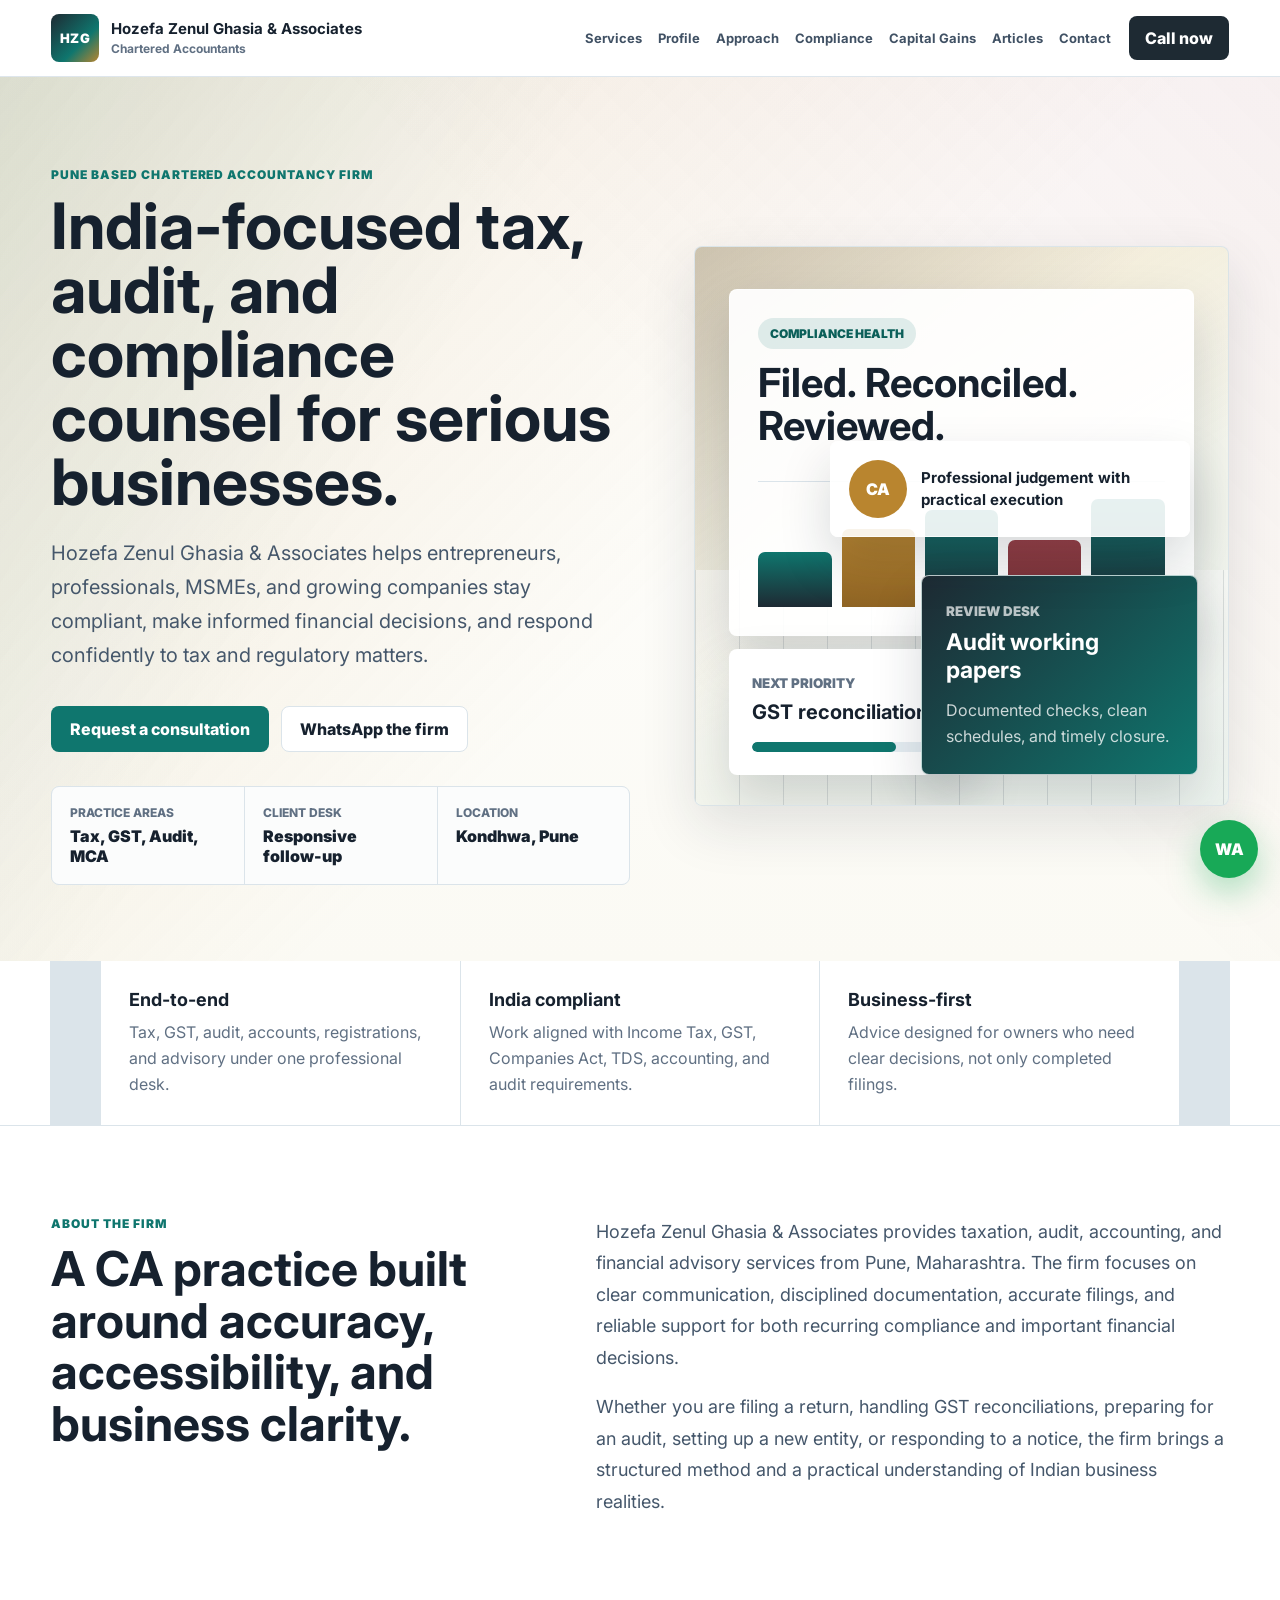
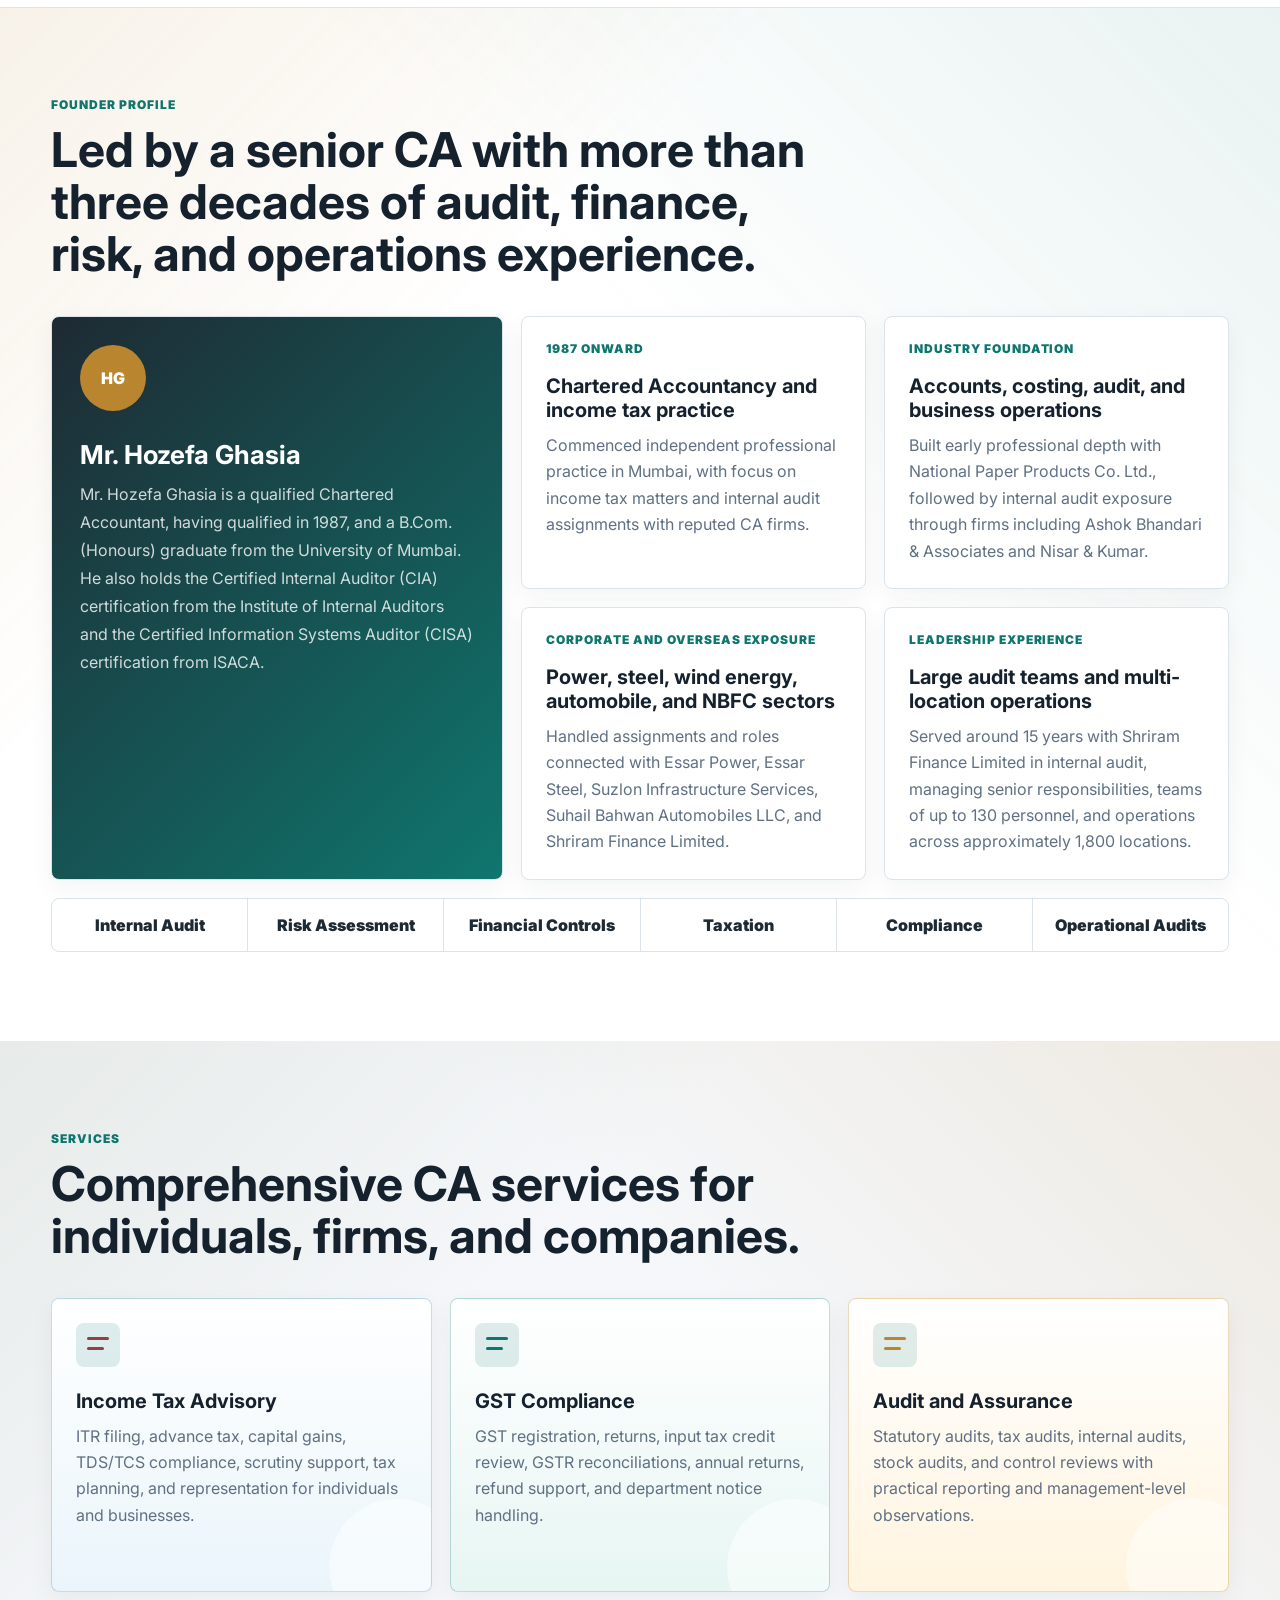
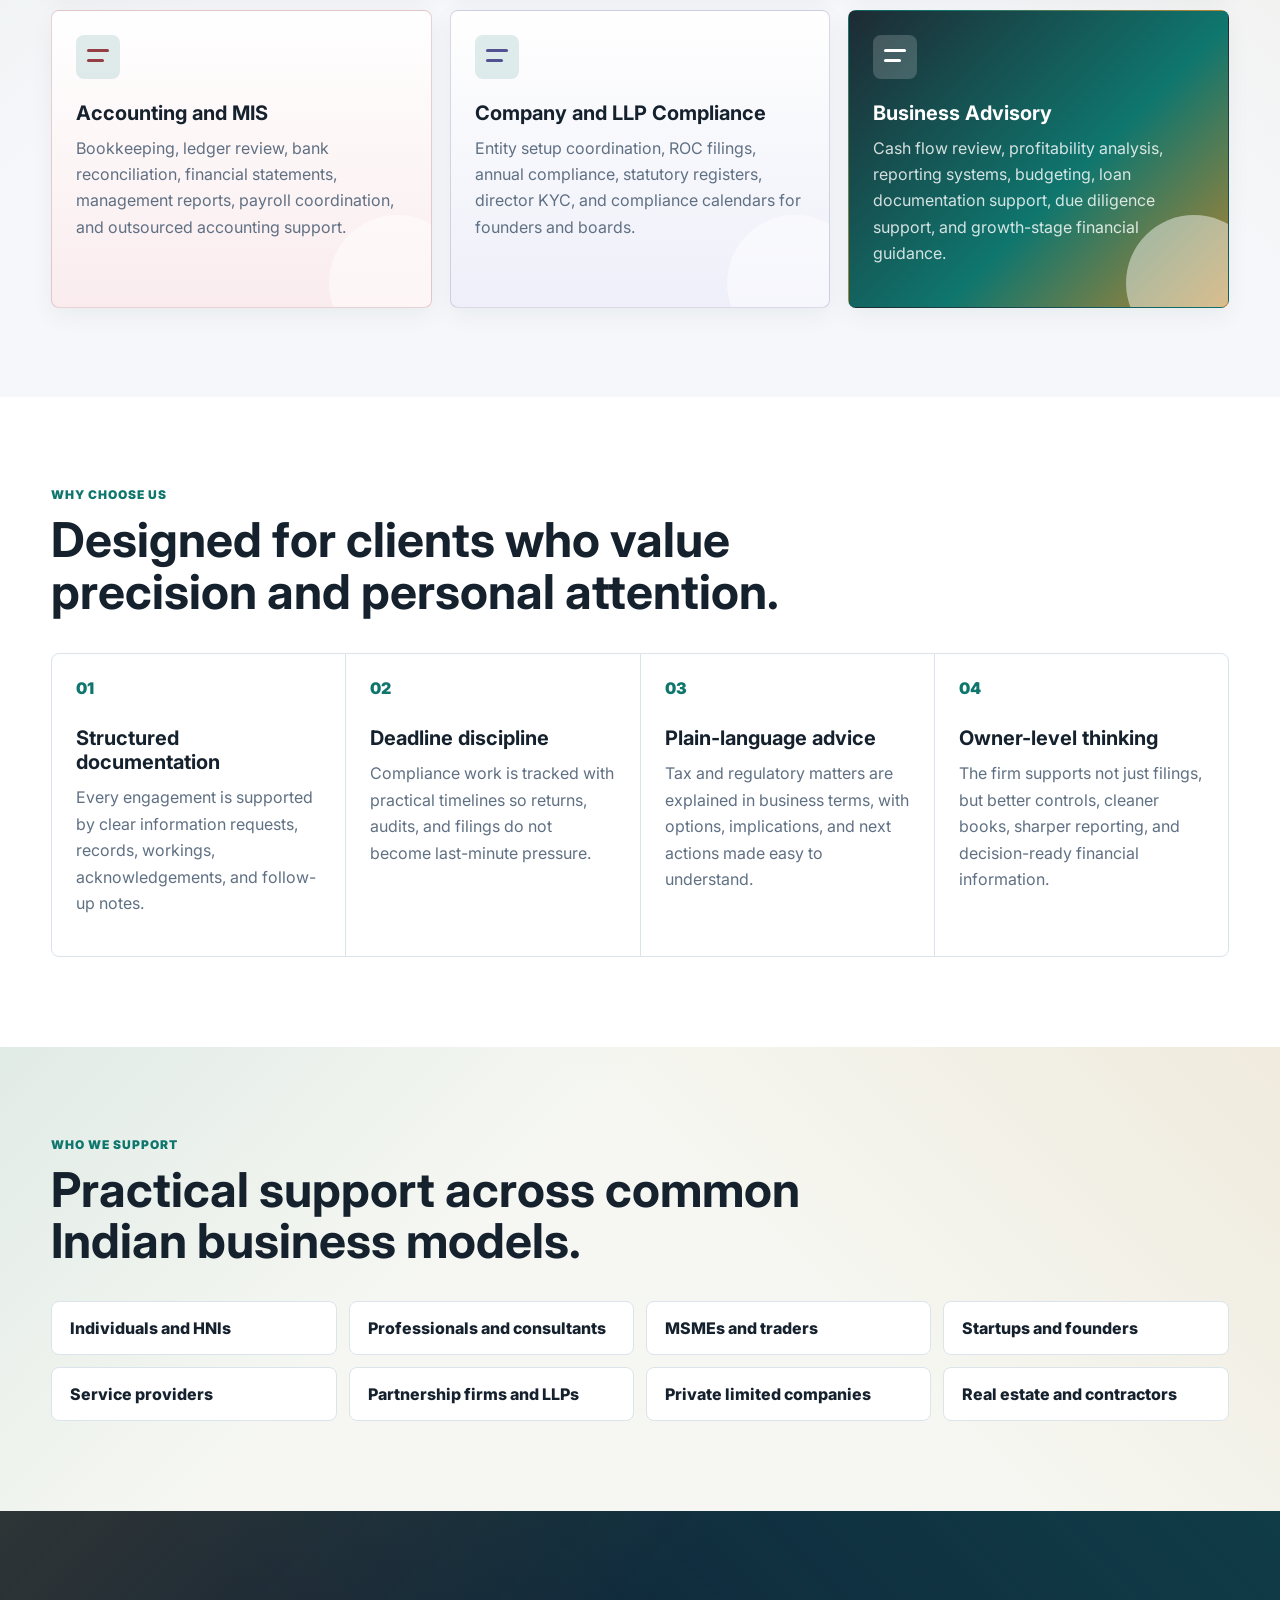
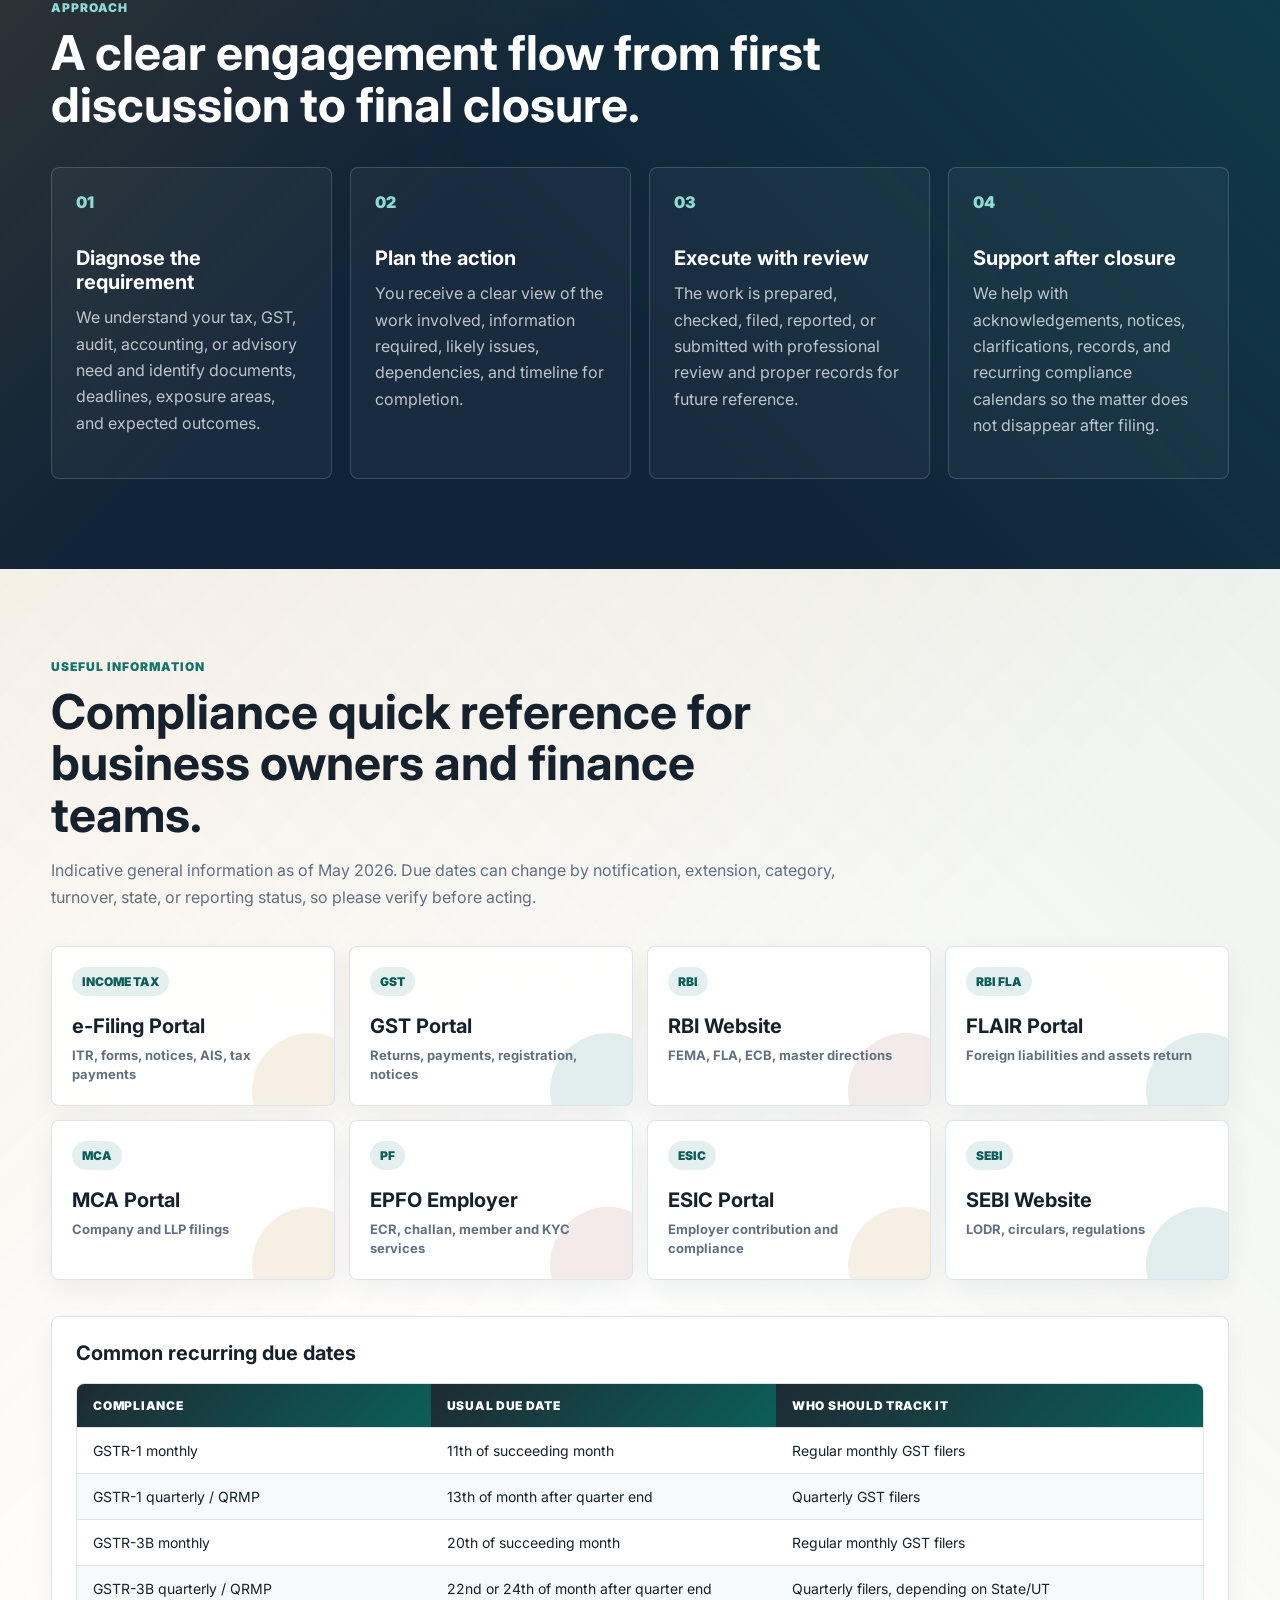
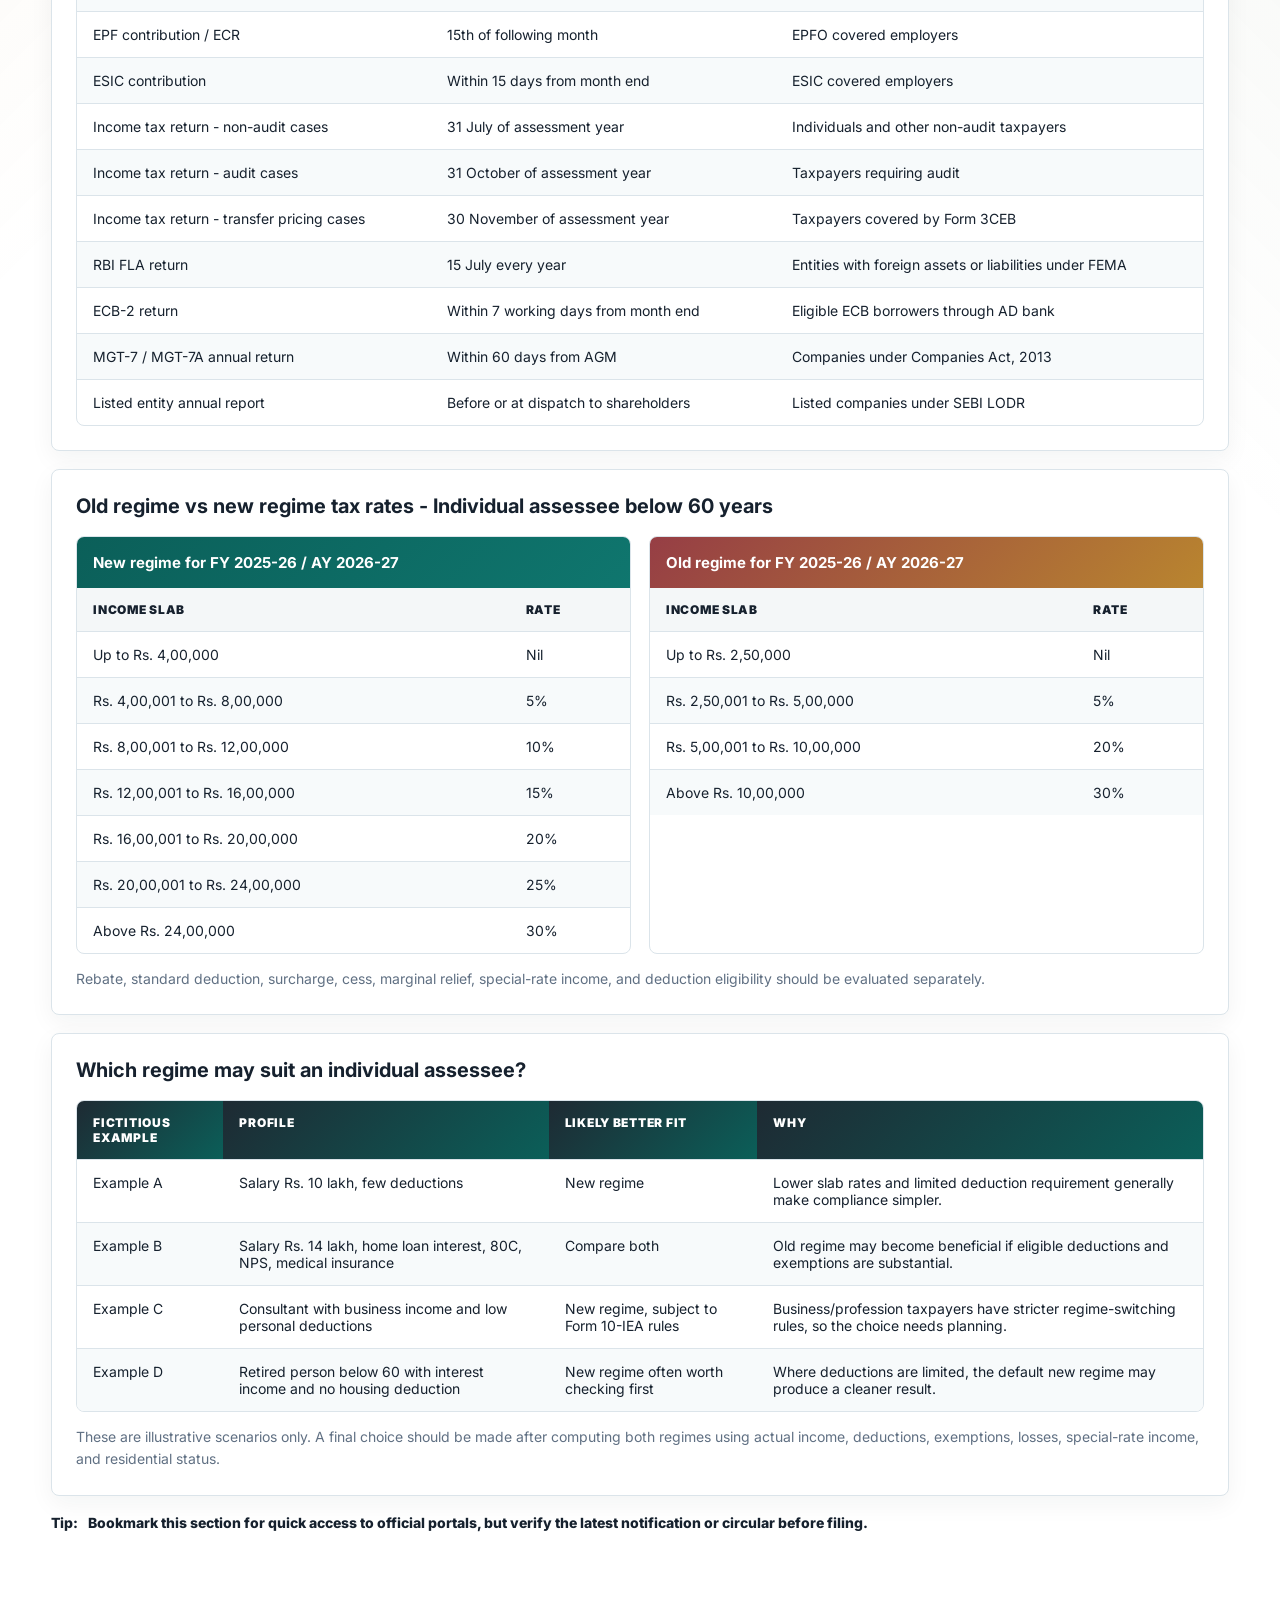
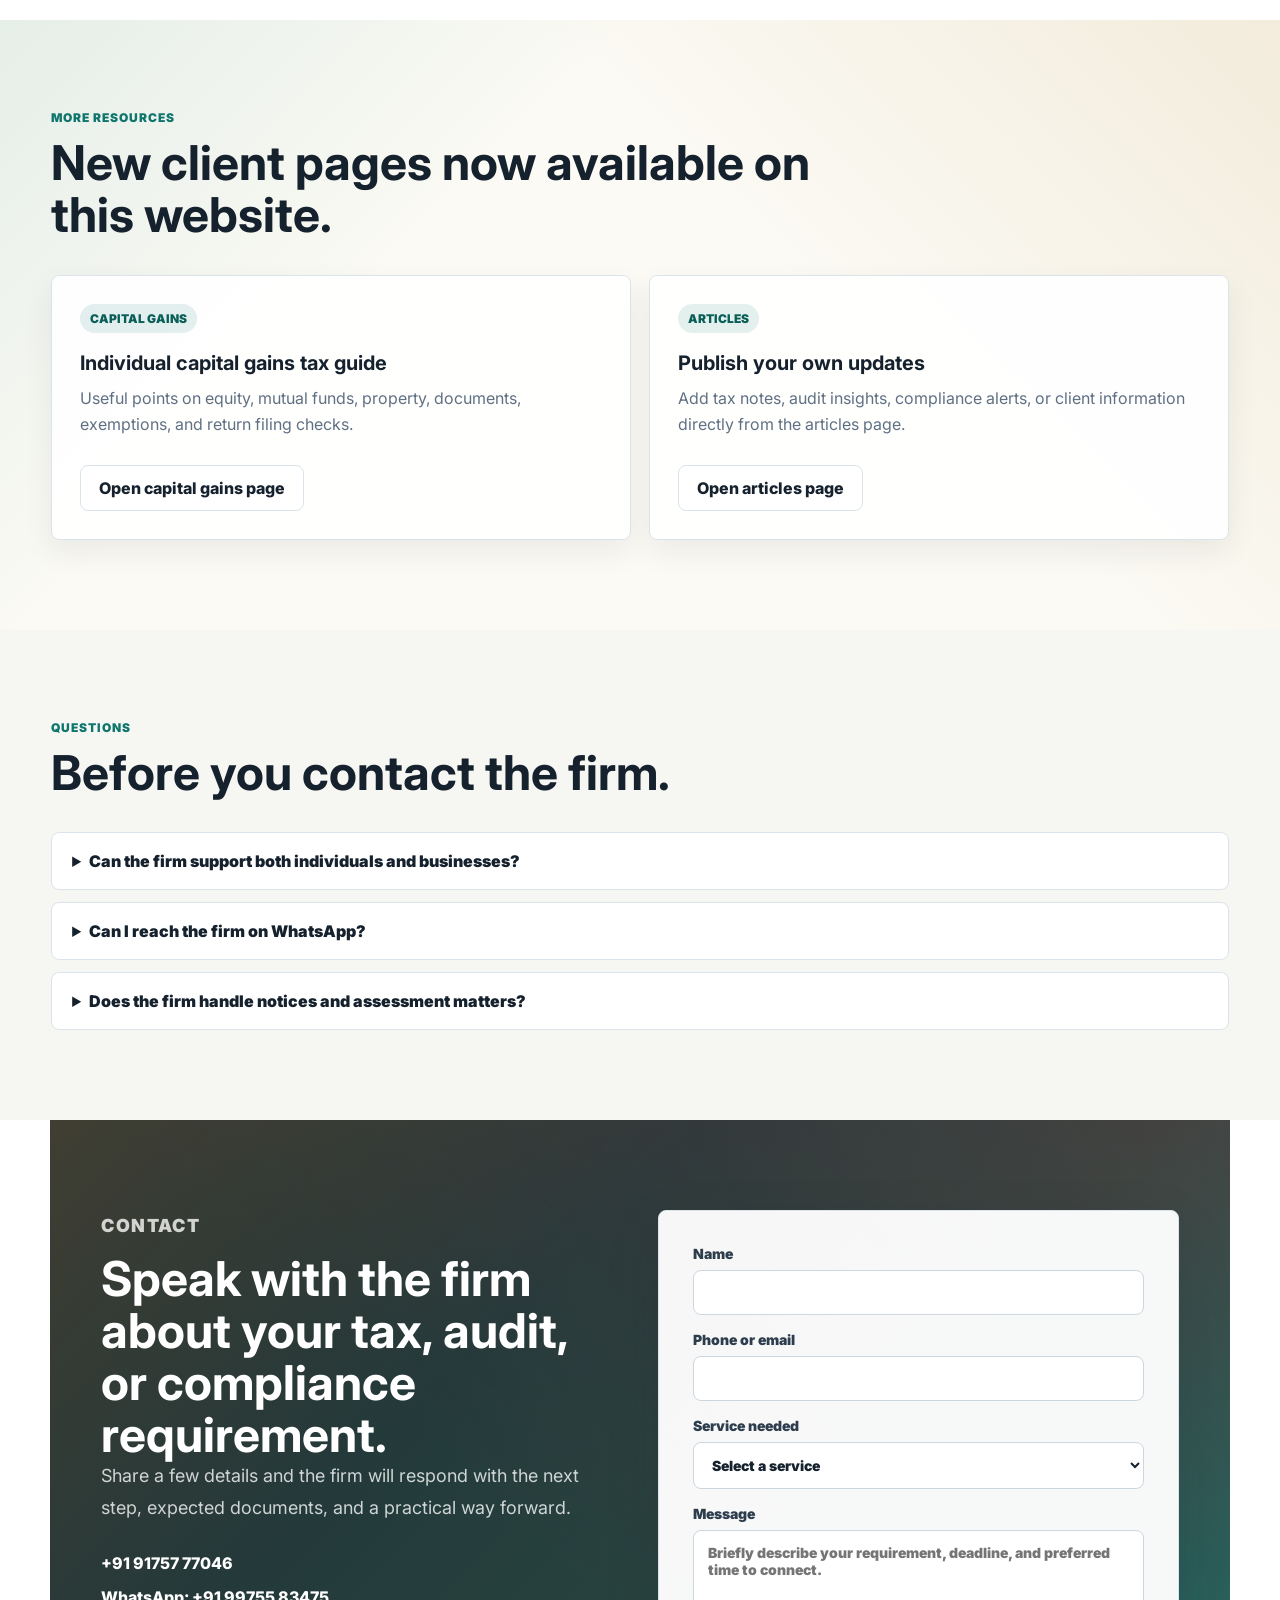
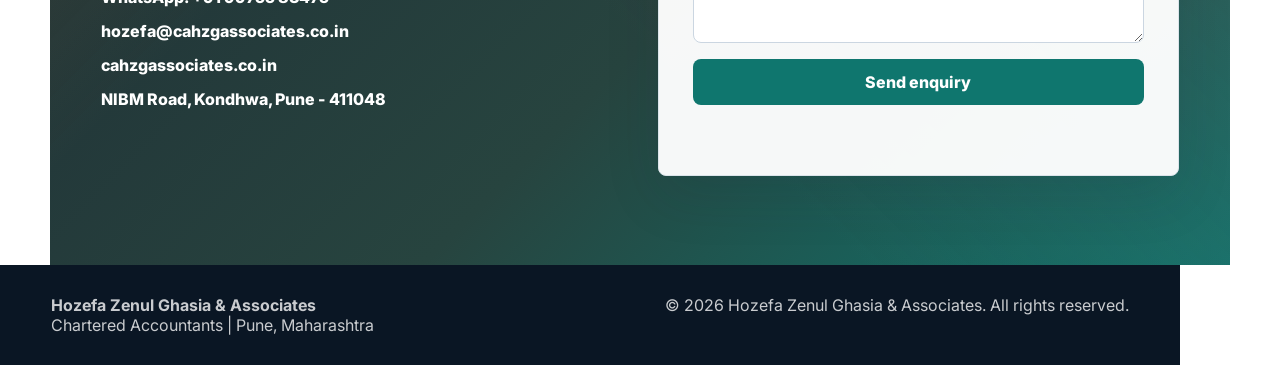
<file: index.html>
<!doctype html>
<html lang="en">
  <head>
    <meta charset="UTF-8" />
    <meta name="viewport" content="width=device-width, initial-scale=1.0" />
    <meta
      name="description"
      content="Hozefa Zenul Ghasia & Associates is a Chartered Accountancy firm in Pune offering income tax, GST, audit, accounting, company compliance, and business advisory services."
    />
    <title>Hozefa Zenul Ghasia & Associates | Chartered Accountants in Pune</title>
    <link rel="preconnect" href="https://fonts.googleapis.com" />
    <link rel="preconnect" href="https://fonts.gstatic.com" crossorigin />
    <link
      href="https://fonts.googleapis.com/css2?family=Inter:wght@400;500;600;700;800;900&display=swap"
      rel="stylesheet"
    />
    <link rel="stylesheet" href="./styles.css" />
  </head>
  <body>
    <header class="site-header">
      <a class="brand" href="#top" aria-label="Hozefa Zenul Ghasia & Associates home">
        <span class="brand-mark">HZG</span>
        <span class="brand-text">
          <strong>Hozefa Zenul Ghasia & Associates</strong>
          <small>Chartered Accountants</small>
        </span>
      </a>

      <button class="nav-toggle" type="button" aria-label="Open menu" aria-expanded="false">
        <span></span>
        <span></span>
        <span></span>
      </button>

      <nav class="main-nav" aria-label="Primary navigation">
        <a href="#services">Services</a>
        <a href="#profile">Profile</a>
        <a href="#process">Approach</a>
        <a href="#compliance">Compliance</a>
        <a href="./capital-gains.html">Capital Gains</a>
        <a href="./articles.html">Articles</a>
        <a href="#contact">Contact</a>
      </nav>

      <a class="header-action" href="tel:+919175777046">Call now</a>
    </header>

    <main id="top">
      <section class="hero-section">
        <div class="hero-copy">
          <p class="eyebrow">Pune based Chartered Accountancy firm</p>
          <h1>India-focused tax, audit, and compliance counsel for serious businesses.</h1>
          <p class="hero-lede">
            Hozefa Zenul Ghasia & Associates helps entrepreneurs, professionals, MSMEs, and
            growing companies stay compliant, make informed financial decisions, and respond
            confidently to tax and regulatory matters.
          </p>

          <div class="hero-actions">
            <a class="primary-button" href="#contact">Request a consultation</a>
            <a class="secondary-button" href="https://wa.me/919975583475" target="_blank" rel="noreferrer">WhatsApp the firm</a>
          </div>

          <dl class="trust-strip">
            <div>
              <dt>Practice areas</dt>
              <dd>Tax, GST, Audit, MCA</dd>
            </div>
            <div>
              <dt>Client desk</dt>
              <dd>Responsive follow-up</dd>
            </div>
            <div>
              <dt>Location</dt>
              <dd>Kondhwa, Pune</dd>
            </div>
          </dl>
        </div>

        <div class="hero-visual" aria-label="Compliance dashboard visual">
          <div class="dashboard-card main-dashboard">
            <div>
              <span class="status-pill">Compliance health</span>
              <strong>Filed. Reconciled. Reviewed.</strong>
            </div>
            <div class="chart-bars" aria-hidden="true">
              <span></span>
              <span></span>
              <span></span>
              <span></span>
              <span></span>
            </div>
          </div>
          <div class="dashboard-card tax-card">
            <small>Next priority</small>
            <strong>GST reconciliation</strong>
            <span class="progress-track"><span></span></span>
          </div>
          <div class="dashboard-card audit-card">
            <small>Review desk</small>
            <strong>Audit working papers</strong>
            <p>Documented checks, clean schedules, and timely closure.</p>
          </div>
          <div class="seal-card">
            <span>CA</span>
            <strong>Professional judgement with practical execution</strong>
          </div>
        </div>
      </section>

      <section class="credibility-section" aria-label="Firm highlights">
        <article>
          <strong>End-to-end</strong>
          <span>Tax, GST, audit, accounts, registrations, and advisory under one professional desk.</span>
        </article>
        <article>
          <strong>India compliant</strong>
          <span>Work aligned with Income Tax, GST, Companies Act, TDS, accounting, and audit requirements.</span>
        </article>
        <article>
          <strong>Business-first</strong>
          <span>Advice designed for owners who need clear decisions, not only completed filings.</span>
        </article>
      </section>

      <section class="intro-section">
        <div class="section-heading">
          <p class="eyebrow">About the firm</p>
          <h2>A CA practice built around accuracy, accessibility, and business clarity.</h2>
        </div>
        <div class="intro-copy">
          <p>
            Hozefa Zenul Ghasia & Associates provides taxation, audit, accounting, and
            financial advisory services from Pune, Maharashtra. The firm focuses on clear
            communication, disciplined documentation, accurate filings, and reliable support
            for both recurring compliance and important financial decisions.
          </p>
          <p>
            Whether you are filing a return, handling GST reconciliations, preparing for an
            audit, setting up a new entity, or responding to a notice, the firm brings a
            structured method and a practical understanding of Indian business realities.
          </p>
        </div>
      </section>

      <section class="profile-section" id="profile">
        <div class="section-heading">
          <p class="eyebrow">Founder profile</p>
          <h2>Led by a senior CA with more than three decades of audit, finance, risk, and operations experience.</h2>
        </div>

        <div class="profile-layout">
          <article class="profile-card">
            <span class="profile-initials">HG</span>
            <h3>Mr. Hozefa Ghasia</h3>
            <p>
              Mr. Hozefa Ghasia is a qualified Chartered Accountant, having qualified in
              1987, and a B.Com. (Honours) graduate from the University of Mumbai. He also
              holds the Certified Internal Auditor (CIA) certification from the Institute of
              Internal Auditors and the Certified Information Systems Auditor (CISA)
              certification from ISACA.
            </p>
          </article>

          <div class="experience-timeline" aria-label="Professional experience timeline">
            <article>
              <span>1987 onward</span>
              <h3>Chartered Accountancy and income tax practice</h3>
              <p>Commenced independent professional practice in Mumbai, with focus on income tax matters and internal audit assignments with reputed CA firms.</p>
            </article>
            <article>
              <span>Industry foundation</span>
              <h3>Accounts, costing, audit, and business operations</h3>
              <p>Built early professional depth with National Paper Products Co. Ltd., followed by internal audit exposure through firms including Ashok Bhandari & Associates and Nisar & Kumar.</p>
            </article>
            <article>
              <span>Corporate and overseas exposure</span>
              <h3>Power, steel, wind energy, automobile, and NBFC sectors</h3>
              <p>Handled assignments and roles connected with Essar Power, Essar Steel, Suzlon Infrastructure Services, Suhail Bahwan Automobiles LLC, and Shriram Finance Limited.</p>
            </article>
            <article>
              <span>Leadership experience</span>
              <h3>Large audit teams and multi-location operations</h3>
              <p>Served around 15 years with Shriram Finance Limited in internal audit, managing senior responsibilities, teams of up to 130 personnel, and operations across approximately 1,800 locations.</p>
            </article>
          </div>
        </div>

        <div class="expertise-strip" aria-label="Core expertise">
          <span>Internal Audit</span>
          <span>Risk Assessment</span>
          <span>Financial Controls</span>
          <span>Taxation</span>
          <span>Compliance</span>
          <span>Operational Audits</span>
        </div>
      </section>

      <section class="services-section" id="services">
        <div class="section-heading">
          <p class="eyebrow">Services</p>
          <h2>Comprehensive CA services for individuals, firms, and companies.</h2>
        </div>

        <div class="service-grid">
          <article class="service-card">
            <span class="service-icon tax-icon"></span>
            <h3>Income Tax Advisory</h3>
            <p>ITR filing, advance tax, capital gains, TDS/TCS compliance, scrutiny support, tax planning, and representation for individuals and businesses.</p>
          </article>
          <article class="service-card">
            <span class="service-icon gst-icon"></span>
            <h3>GST Compliance</h3>
            <p>GST registration, returns, input tax credit review, GSTR reconciliations, annual returns, refund support, and department notice handling.</p>
          </article>
          <article class="service-card">
            <span class="service-icon audit-icon"></span>
            <h3>Audit and Assurance</h3>
            <p>Statutory audits, tax audits, internal audits, stock audits, and control reviews with practical reporting and management-level observations.</p>
          </article>
          <article class="service-card">
            <span class="service-icon accounts-icon"></span>
            <h3>Accounting and MIS</h3>
            <p>Bookkeeping, ledger review, bank reconciliation, financial statements, management reports, payroll coordination, and outsourced accounting support.</p>
          </article>
          <article class="service-card">
            <span class="service-icon company-icon"></span>
            <h3>Company and LLP Compliance</h3>
            <p>Entity setup coordination, ROC filings, annual compliance, statutory registers, director KYC, and compliance calendars for founders and boards.</p>
          </article>
          <article class="service-card accent-card">
            <span class="service-icon advisory-icon"></span>
            <h3>Business Advisory</h3>
            <p>Cash flow review, profitability analysis, reporting systems, budgeting, loan documentation support, due diligence support, and growth-stage financial guidance.</p>
          </article>
        </div>
      </section>

      <section class="why-section" id="why-us">
        <div class="section-heading">
          <p class="eyebrow">Why choose us</p>
          <h2>Designed for clients who value precision and personal attention.</h2>
        </div>

        <div class="why-grid">
          <article>
            <span>01</span>
            <h3>Structured documentation</h3>
            <p>Every engagement is supported by clear information requests, records, workings, acknowledgements, and follow-up notes.</p>
          </article>
          <article>
            <span>02</span>
            <h3>Deadline discipline</h3>
            <p>Compliance work is tracked with practical timelines so returns, audits, and filings do not become last-minute pressure.</p>
          </article>
          <article>
            <span>03</span>
            <h3>Plain-language advice</h3>
            <p>Tax and regulatory matters are explained in business terms, with options, implications, and next actions made easy to understand.</p>
          </article>
          <article>
            <span>04</span>
            <h3>Owner-level thinking</h3>
            <p>The firm supports not just filings, but better controls, cleaner books, sharper reporting, and decision-ready financial information.</p>
          </article>
        </div>
      </section>

      <section class="industries-section" id="industries">
        <div class="section-heading">
          <p class="eyebrow">Who we support</p>
          <h2>Practical support across common Indian business models.</h2>
        </div>
        <div class="industry-list">
          <span>Individuals and HNIs</span>
          <span>Professionals and consultants</span>
          <span>MSMEs and traders</span>
          <span>Startups and founders</span>
          <span>Service providers</span>
          <span>Partnership firms and LLPs</span>
          <span>Private limited companies</span>
          <span>Real estate and contractors</span>
        </div>
      </section>

      <section class="process-section" id="process">
        <div class="section-heading">
          <p class="eyebrow">Approach</p>
          <h2>A clear engagement flow from first discussion to final closure.</h2>
        </div>
        <div class="process-grid">
          <article>
            <span>01</span>
            <h3>Diagnose the requirement</h3>
            <p>We understand your tax, GST, audit, accounting, or advisory need and identify documents, deadlines, exposure areas, and expected outcomes.</p>
          </article>
          <article>
            <span>02</span>
            <h3>Plan the action</h3>
            <p>You receive a clear view of the work involved, information required, likely issues, dependencies, and timeline for completion.</p>
          </article>
          <article>
            <span>03</span>
            <h3>Execute with review</h3>
            <p>The work is prepared, checked, filed, reported, or submitted with professional review and proper records for future reference.</p>
          </article>
          <article>
            <span>04</span>
            <h3>Support after closure</h3>
            <p>We help with acknowledgements, notices, clarifications, records, and recurring compliance calendars so the matter does not disappear after filing.</p>
          </article>
        </div>
      </section>

      <section class="compliance-section" id="compliance">
        <div class="section-heading">
          <p class="eyebrow">Useful information</p>
          <h2>Compliance quick reference for business owners and finance teams.</h2>
          <p class="section-note">Indicative general information as of May 2026. Due dates can change by notification, extension, category, turnover, state, or reporting status, so please verify before acting.</p>
        </div>

        <div class="portal-links" aria-label="Important official compliance links">
          <a href="https://www.incometax.gov.in/iec/foportal/" target="_blank" rel="noreferrer">
            <span>Income Tax</span>
            <strong>e-Filing Portal</strong>
            <small>ITR, forms, notices, AIS, tax payments</small>
          </a>
          <a href="https://www.gst.gov.in/" target="_blank" rel="noreferrer">
            <span>GST</span>
            <strong>GST Portal</strong>
            <small>Returns, payments, registration, notices</small>
          </a>
          <a href="https://www.rbi.org.in/" target="_blank" rel="noreferrer">
            <span>RBI</span>
            <strong>RBI Website</strong>
            <small>FEMA, FLA, ECB, master directions</small>
          </a>
          <a href="https://flair.rbi.org.in/fla/" target="_blank" rel="noreferrer">
            <span>RBI FLA</span>
            <strong>FLAIR Portal</strong>
            <small>Foreign liabilities and assets return</small>
          </a>
          <a href="https://www.mca.gov.in/content/mca/global/en/home.html" target="_blank" rel="noreferrer">
            <span>MCA</span>
            <strong>MCA Portal</strong>
            <small>Company and LLP filings</small>
          </a>
          <a href="https://unifiedportal-emp.epfindia.gov.in/epfo/" target="_blank" rel="noreferrer">
            <span>PF</span>
            <strong>EPFO Employer</strong>
            <small>ECR, challan, member and KYC services</small>
          </a>
          <a href="https://www.esic.gov.in/" target="_blank" rel="noreferrer">
            <span>ESIC</span>
            <strong>ESIC Portal</strong>
            <small>Employer contribution and compliance</small>
          </a>
          <a href="https://www.sebi.gov.in/" target="_blank" rel="noreferrer">
            <span>SEBI</span>
            <strong>SEBI Website</strong>
            <small>LODR, circulars, regulations</small>
          </a>
        </div>

        <div class="table-stack">
          <article class="info-table-card">
            <h3>Common recurring due dates</h3>
            <div class="table-scroll">
              <table>
                <thead>
                  <tr>
                    <th>Compliance</th>
                    <th>Usual due date</th>
                    <th>Who should track it</th>
                  </tr>
                </thead>
                <tbody>
                  <tr>
                    <td>GSTR-1 monthly</td>
                    <td>11th of succeeding month</td>
                    <td>Regular monthly GST filers</td>
                  </tr>
                  <tr>
                    <td>GSTR-1 quarterly / QRMP</td>
                    <td>13th of month after quarter end</td>
                    <td>Quarterly GST filers</td>
                  </tr>
                  <tr>
                    <td>GSTR-3B monthly</td>
                    <td>20th of succeeding month</td>
                    <td>Regular monthly GST filers</td>
                  </tr>
                  <tr>
                    <td>GSTR-3B quarterly / QRMP</td>
                    <td>22nd or 24th of month after quarter end</td>
                    <td>Quarterly filers, depending on State/UT</td>
                  </tr>
                  <tr>
                    <td>EPF contribution / ECR</td>
                    <td>15th of following month</td>
                    <td>EPFO covered employers</td>
                  </tr>
                  <tr>
                    <td>ESIC contribution</td>
                    <td>Within 15 days from month end</td>
                    <td>ESIC covered employers</td>
                  </tr>
                  <tr>
                    <td>Income tax return - non-audit cases</td>
                    <td>31 July of assessment year</td>
                    <td>Individuals and other non-audit taxpayers</td>
                  </tr>
                  <tr>
                    <td>Income tax return - audit cases</td>
                    <td>31 October of assessment year</td>
                    <td>Taxpayers requiring audit</td>
                  </tr>
                  <tr>
                    <td>Income tax return - transfer pricing cases</td>
                    <td>30 November of assessment year</td>
                    <td>Taxpayers covered by Form 3CEB</td>
                  </tr>
                  <tr>
                    <td>RBI FLA return</td>
                    <td>15 July every year</td>
                    <td>Entities with foreign assets or liabilities under FEMA</td>
                  </tr>
                  <tr>
                    <td>ECB-2 return</td>
                    <td>Within 7 working days from month end</td>
                    <td>Eligible ECB borrowers through AD bank</td>
                  </tr>
                  <tr>
                    <td>MGT-7 / MGT-7A annual return</td>
                    <td>Within 60 days from AGM</td>
                    <td>Companies under Companies Act, 2013</td>
                  </tr>
                  <tr>
                    <td>Listed entity annual report</td>
                    <td>Before or at dispatch to shareholders</td>
                    <td>Listed companies under SEBI LODR</td>
                  </tr>
                </tbody>
              </table>
            </div>
          </article>

          <article class="info-table-card">
            <h3>Old regime vs new regime tax rates - Individual assessee below 60 years</h3>
            <div class="regime-columns">
              <div class="regime-panel">
                <h4>New regime for FY 2025-26 / AY 2026-27</h4>
                <table class="compact-table">
                  <thead>
                    <tr>
                      <th>Income slab</th>
                      <th>Rate</th>
                    </tr>
                  </thead>
                  <tbody>
                    <tr><td>Up to Rs. 4,00,000</td><td>Nil</td></tr>
                    <tr><td>Rs. 4,00,001 to Rs. 8,00,000</td><td>5%</td></tr>
                    <tr><td>Rs. 8,00,001 to Rs. 12,00,000</td><td>10%</td></tr>
                    <tr><td>Rs. 12,00,001 to Rs. 16,00,000</td><td>15%</td></tr>
                    <tr><td>Rs. 16,00,001 to Rs. 20,00,000</td><td>20%</td></tr>
                    <tr><td>Rs. 20,00,001 to Rs. 24,00,000</td><td>25%</td></tr>
                    <tr><td>Above Rs. 24,00,000</td><td>30%</td></tr>
                  </tbody>
                </table>
              </div>
              <div class="regime-panel old-regime">
                <h4>Old regime for FY 2025-26 / AY 2026-27</h4>
                <table class="compact-table">
                  <thead>
                    <tr>
                      <th>Income slab</th>
                      <th>Rate</th>
                    </tr>
                  </thead>
                  <tbody>
                    <tr><td>Up to Rs. 2,50,000</td><td>Nil</td></tr>
                    <tr><td>Rs. 2,50,001 to Rs. 5,00,000</td><td>5%</td></tr>
                    <tr><td>Rs. 5,00,001 to Rs. 10,00,000</td><td>20%</td></tr>
                    <tr><td>Above Rs. 10,00,000</td><td>30%</td></tr>
                  </tbody>
                </table>
              </div>
            </div>
            <p class="table-note">Rebate, standard deduction, surcharge, cess, marginal relief, special-rate income, and deduction eligibility should be evaluated separately.</p>
          </article>

          <article class="info-table-card">
            <h3>Which regime may suit an individual assessee?</h3>
            <div class="table-scroll">
              <table>
                <thead>
                  <tr>
                    <th>Fictitious example</th>
                    <th>Profile</th>
                    <th>Likely better fit</th>
                    <th>Why</th>
                  </tr>
                </thead>
                <tbody>
                  <tr>
                    <td>Example A</td>
                    <td>Salary Rs. 10 lakh, few deductions</td>
                    <td>New regime</td>
                    <td>Lower slab rates and limited deduction requirement generally make compliance simpler.</td>
                  </tr>
                  <tr>
                    <td>Example B</td>
                    <td>Salary Rs. 14 lakh, home loan interest, 80C, NPS, medical insurance</td>
                    <td>Compare both</td>
                    <td>Old regime may become beneficial if eligible deductions and exemptions are substantial.</td>
                  </tr>
                  <tr>
                    <td>Example C</td>
                    <td>Consultant with business income and low personal deductions</td>
                    <td>New regime, subject to Form 10-IEA rules</td>
                    <td>Business/profession taxpayers have stricter regime-switching rules, so the choice needs planning.</td>
                  </tr>
                  <tr>
                    <td>Example D</td>
                    <td>Retired person below 60 with interest income and no housing deduction</td>
                    <td>New regime often worth checking first</td>
                    <td>Where deductions are limited, the default new regime may produce a cleaner result.</td>
                  </tr>
                </tbody>
              </table>
            </div>
            <p class="table-note">These are illustrative scenarios only. A final choice should be made after computing both regimes using actual income, deductions, exemptions, losses, special-rate income, and residential status.</p>
          </article>
        </div>

        <div class="source-links" aria-label="Compliance note">
          <span>Tip:</span>
          <span>Bookmark this section for quick access to official portals, but verify the latest notification or circular before filing.</span>
        </div>
      </section>

      <section class="quick-pages-section">
        <div class="section-heading">
          <p class="eyebrow">More resources</p>
          <h2>New client pages now available on this website.</h2>
        </div>
        <div class="quick-page-grid">
          <article class="quick-page-card">
            <span>Capital Gains</span>
            <h3>Individual capital gains tax guide</h3>
            <p>Useful points on equity, mutual funds, property, documents, exemptions, and return filing checks.</p>
            <a class="secondary-button" href="./capital-gains.html">Open capital gains page</a>
          </article>
          <article class="quick-page-card">
            <span>Articles</span>
            <h3>Publish your own updates</h3>
            <p>Add tax notes, audit insights, compliance alerts, or client information directly from the articles page.</p>
            <a class="secondary-button" href="./articles.html">Open articles page</a>
          </article>
        </div>
      </section>

      <section class="faq-section">
        <div class="section-heading">
          <p class="eyebrow">Questions</p>
          <h2>Before you contact the firm.</h2>
        </div>
        <div class="faq-list">
          <details>
            <summary>Can the firm support both individuals and businesses?</summary>
            <p>Yes. The practice supports individuals, professionals, proprietors, partnership firms, LLPs, and companies across tax, GST, accounting, audit, and advisory work.</p>
          </details>
          <details>
            <summary>Can I reach the firm on WhatsApp?</summary>
            <p>Yes. Use the WhatsApp button on this page to share your requirement, documents, and preferred time for a discussion.</p>
          </details>
          <details>
            <summary>Does the firm handle notices and assessment matters?</summary>
            <p>Yes. The firm can review the notice, understand the facts, prepare the response, and support representation or follow-up where required.</p>
          </details>
        </div>
      </section>

      <section class="contact-section" id="contact">
        <div class="contact-copy">
          <p class="eyebrow">Contact</p>
          <h2>Speak with the firm about your tax, audit, or compliance requirement.</h2>
          <p>
            Share a few details and the firm will respond with the next step, expected documents,
            and a practical way forward.
          </p>
          <address class="contact-details">
            <a href="tel:+919175777046">+91 91757 77046</a>
            <a href="https://wa.me/919975583475" target="_blank" rel="noreferrer">WhatsApp: +91 99755 83475</a>
            <a href="mailto:hozefa@cahzgassociates.co.in">hozefa@cahzgassociates.co.in</a>
            <a href="https://cahzgassociates.co.in" target="_blank" rel="noreferrer">cahzgassociates.co.in</a>
            <span>NIBM Road, Kondhwa, Pune - 411048</span>
          </address>
        </div>

        <form class="enquiry-form" id="enquiryForm">
          <label>
            Name
            <input name="name" type="text" autocomplete="name" required />
          </label>
          <label>
            Phone or email
            <input name="contact" type="text" autocomplete="email" required />
          </label>
          <label>
            Service needed
            <select name="service" required>
              <option value="">Select a service</option>
              <option>Income Tax Advisory</option>
              <option>GST Compliance</option>
              <option>Audit and Assurance</option>
              <option>Accounting and MIS</option>
              <option>Company and LLP Compliance</option>
              <option>Business Advisory</option>
              <option>Notice or assessment support</option>
            </select>
          </label>
          <label>
            Message
            <textarea name="message" rows="5" required placeholder="Briefly describe your requirement, deadline, and preferred time to connect."></textarea>
          </label>
          <button type="submit" class="primary-button">Send enquiry</button>
          <p class="form-note" id="formNote" role="status"></p>
        </form>
      </section>
    </main>

    <footer class="site-footer">
      <div>
        <strong>Hozefa Zenul Ghasia & Associates</strong>
        <span>Chartered Accountants | Pune, Maharashtra</span>
      </div>
      <p>&copy; 2026 Hozefa Zenul Ghasia & Associates. All rights reserved.</p>
    </footer>

    <a class="floating-whatsapp" href="https://wa.me/919975583475" target="_blank" rel="noreferrer" aria-label="Chat on WhatsApp">WA</a>
    <script src="./script.js"></script>
  </body>
</html>
</file>
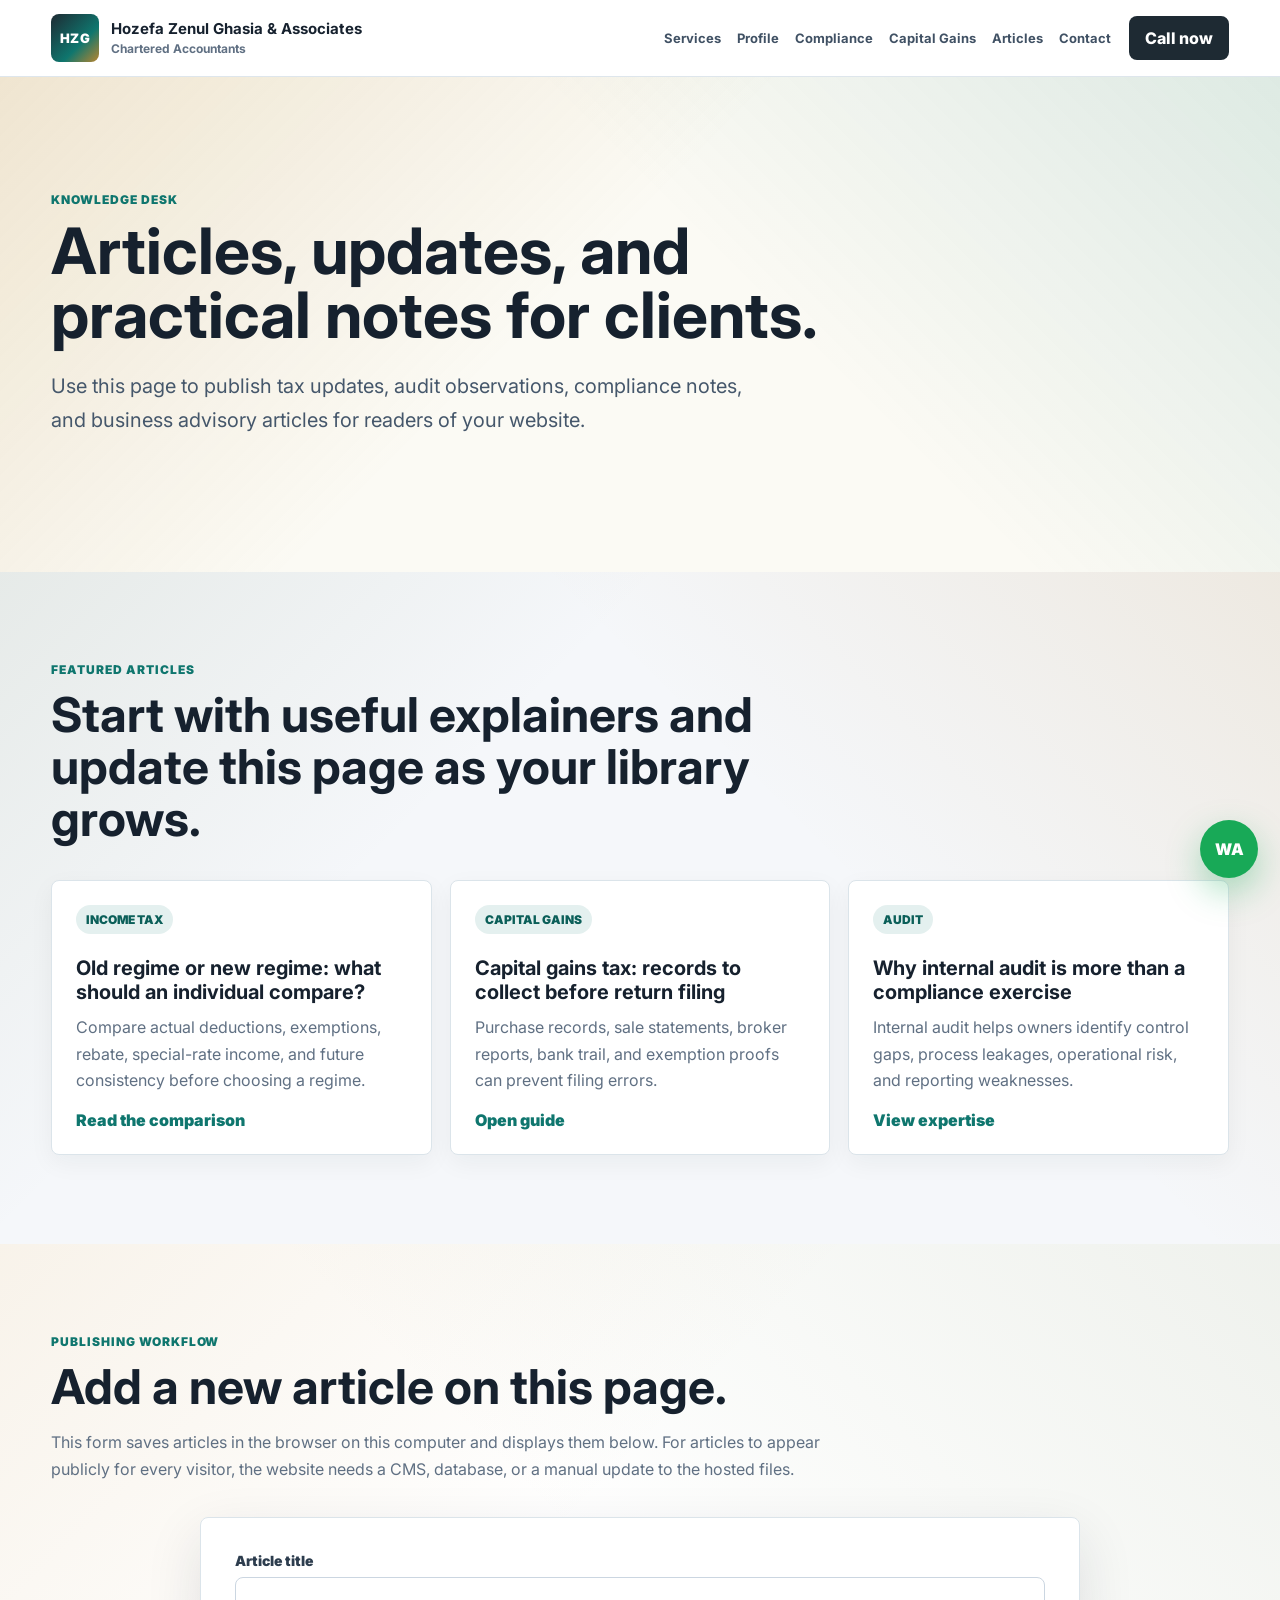
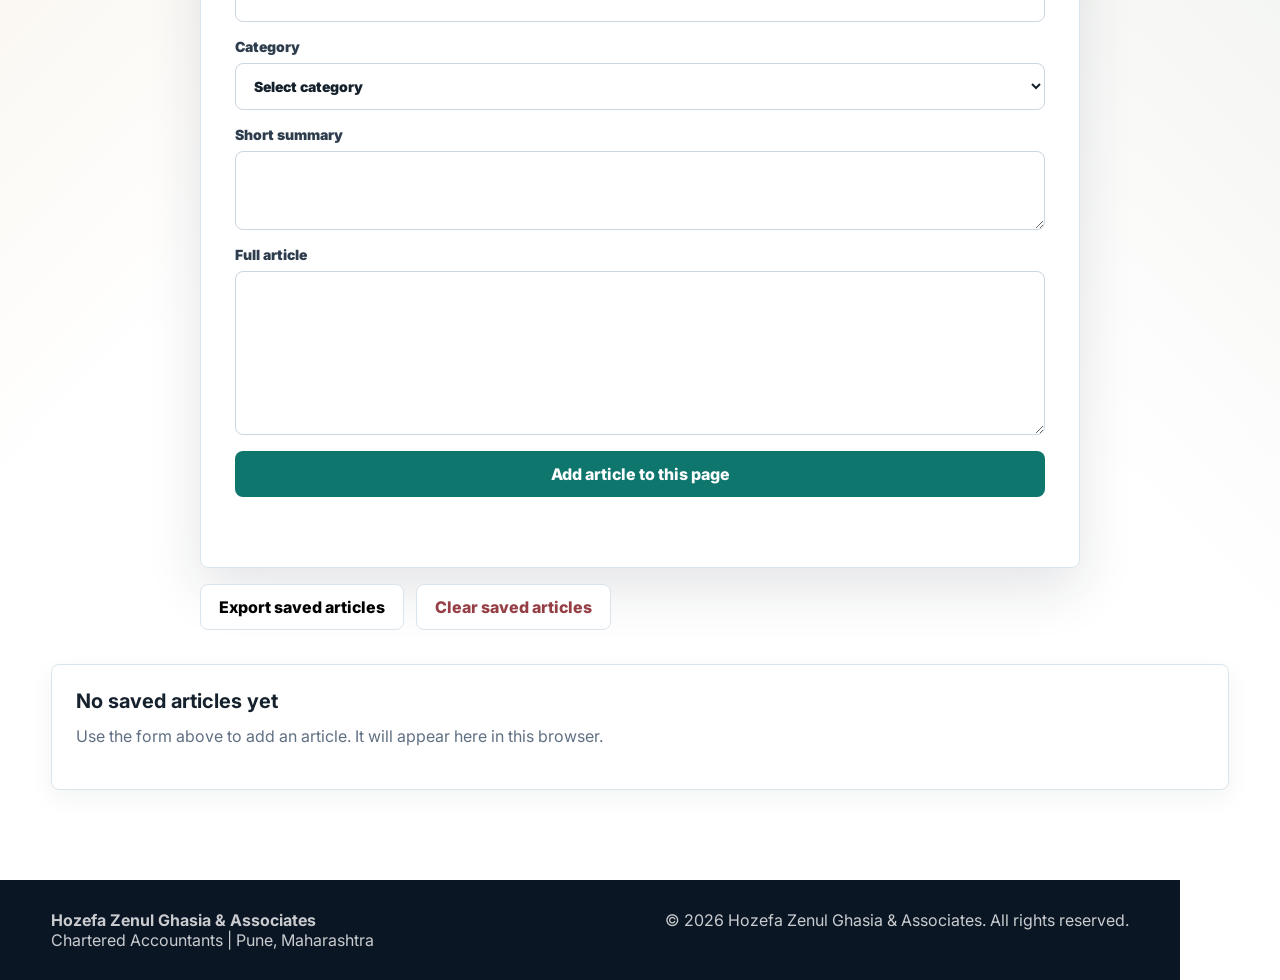
<file: articles.html>
<!doctype html>
<html lang="en">
  <head>
    <meta charset="UTF-8" />
    <meta name="viewport" content="width=device-width, initial-scale=1.0" />
    <meta
      name="description"
      content="Articles, tax updates, audit notes, and compliance insights from Hozefa Zenul Ghasia & Associates."
    />
    <title>Articles and Updates | Hozefa Zenul Ghasia & Associates</title>
    <link rel="preconnect" href="https://fonts.googleapis.com" />
    <link rel="preconnect" href="https://fonts.gstatic.com" crossorigin />
    <link href="https://fonts.googleapis.com/css2?family=Inter:wght@400;500;600;700;800;900&display=swap" rel="stylesheet" />
    <link rel="stylesheet" href="./styles.css" />
  </head>
  <body>
    <header class="site-header">
      <a class="brand" href="./index.html#top" aria-label="Hozefa Zenul Ghasia & Associates home">
        <span class="brand-mark">HZG</span>
        <span class="brand-text">
          <strong>Hozefa Zenul Ghasia & Associates</strong>
          <small>Chartered Accountants</small>
        </span>
      </a>

      <button class="nav-toggle" type="button" aria-label="Open menu" aria-expanded="false">
        <span></span>
        <span></span>
        <span></span>
      </button>

      <nav class="main-nav" aria-label="Primary navigation">
        <a href="./index.html#services">Services</a>
        <a href="./index.html#profile">Profile</a>
        <a href="./index.html#compliance">Compliance</a>
        <a href="./capital-gains.html">Capital Gains</a>
        <a href="./articles.html">Articles</a>
        <a href="./index.html#contact">Contact</a>
      </nav>

      <a class="header-action" href="tel:+919175777046">Call now</a>
    </header>

    <main>
      <section class="page-hero">
        <p class="eyebrow">Knowledge desk</p>
        <h1>Articles, updates, and practical notes for clients.</h1>
        <p class="hero-lede">
          Use this page to publish tax updates, audit observations, compliance notes,
          and business advisory articles for readers of your website.
        </p>
      </section>

      <section class="services-section">
        <div class="section-heading">
          <p class="eyebrow">Featured articles</p>
          <h2>Start with useful explainers and update this page as your library grows.</h2>
        </div>

        <div class="article-grid">
          <article class="article-card">
            <span>Income Tax</span>
            <h3>Old regime or new regime: what should an individual compare?</h3>
            <p>Compare actual deductions, exemptions, rebate, special-rate income, and future consistency before choosing a regime.</p>
            <a href="./index.html#compliance">Read the comparison</a>
          </article>
          <article class="article-card">
            <span>Capital Gains</span>
            <h3>Capital gains tax: records to collect before return filing</h3>
            <p>Purchase records, sale statements, broker reports, bank trail, and exemption proofs can prevent filing errors.</p>
            <a href="./capital-gains.html">Open guide</a>
          </article>
          <article class="article-card">
            <span>Audit</span>
            <h3>Why internal audit is more than a compliance exercise</h3>
            <p>Internal audit helps owners identify control gaps, process leakages, operational risk, and reporting weaknesses.</p>
            <a href="./index.html#profile">View expertise</a>
          </article>
        </div>
      </section>

      <section class="compliance-section">
        <div class="section-heading">
          <p class="eyebrow">Publishing workflow</p>
          <h2>Add a new article on this page.</h2>
          <p class="section-note">
            This form saves articles in the browser on this computer and displays them below. For articles to appear publicly for every visitor, the website needs a CMS, database, or a manual update to the hosted files.
          </p>
        </div>

        <form class="enquiry-form article-form" id="articleForm">
          <label>
            Article title
            <input name="title" type="text" required />
          </label>
          <label>
            Category
            <select name="category" required>
              <option value="">Select category</option>
              <option>Income Tax</option>
              <option>GST</option>
              <option>Internal Audit</option>
              <option>Capital Gains</option>
              <option>Companies Act</option>
              <option>RBI / FEMA</option>
              <option>PF / ESIC</option>
            </select>
          </label>
          <label>
            Short summary
            <textarea name="summary" rows="3" required></textarea>
          </label>
          <label>
            Full article
            <textarea name="content" rows="8" required></textarea>
          </label>
          <button type="submit" class="primary-button">Add article to this page</button>
          <p class="form-note" id="articleNote" role="status"></p>
        </form>

        <div class="article-actions">
          <button type="button" class="secondary-button" id="exportArticles">Export saved articles</button>
          <button type="button" class="secondary-button danger-button" id="clearArticles">Clear saved articles</button>
        </div>

        <div class="saved-articles" id="savedArticles" aria-live="polite"></div>
      </section>
    </main>

    <footer class="site-footer">
      <div>
        <strong>Hozefa Zenul Ghasia & Associates</strong>
        <span>Chartered Accountants | Pune, Maharashtra</span>
      </div>
      <p>&copy; 2026 Hozefa Zenul Ghasia & Associates. All rights reserved.</p>
    </footer>

    <a class="floating-whatsapp" href="https://wa.me/919975583475" target="_blank" rel="noreferrer" aria-label="Chat on WhatsApp">WA</a>
    <script src="./script.js"></script>
  </body>
</html>
</file>
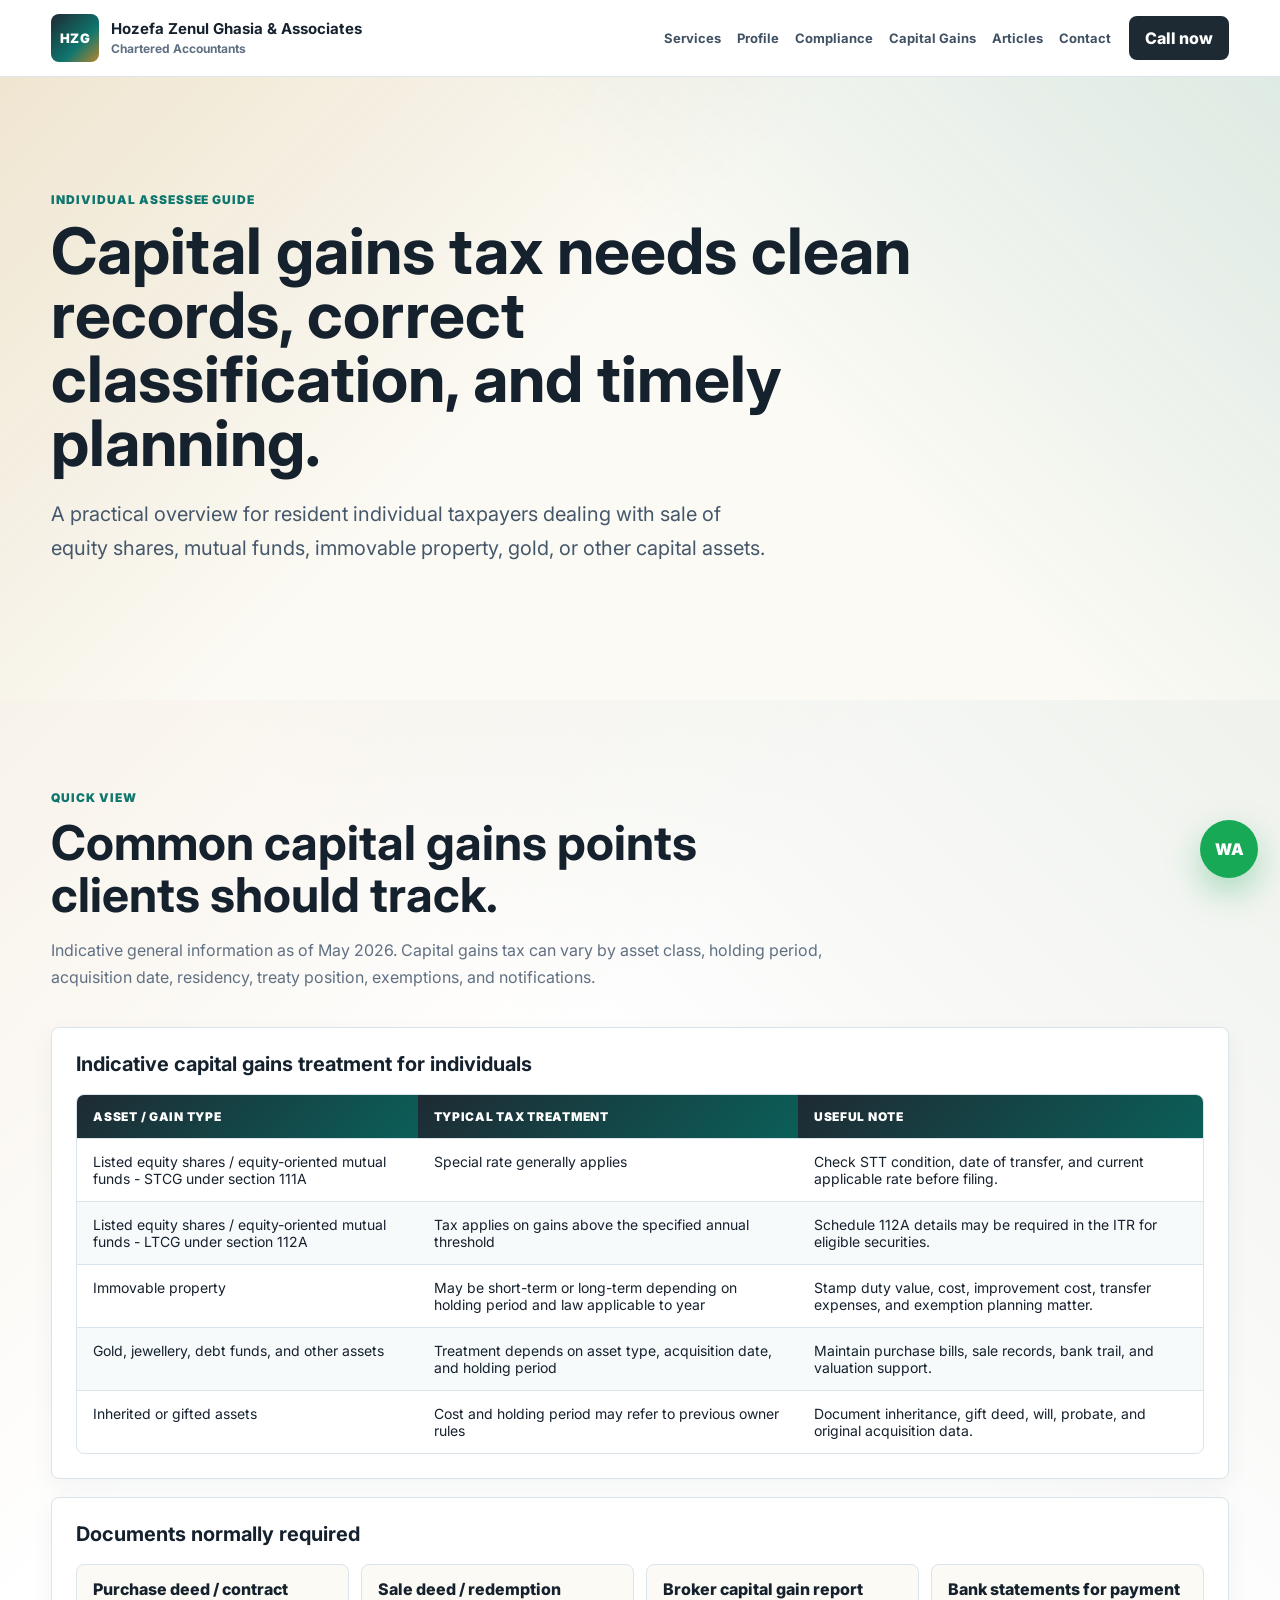
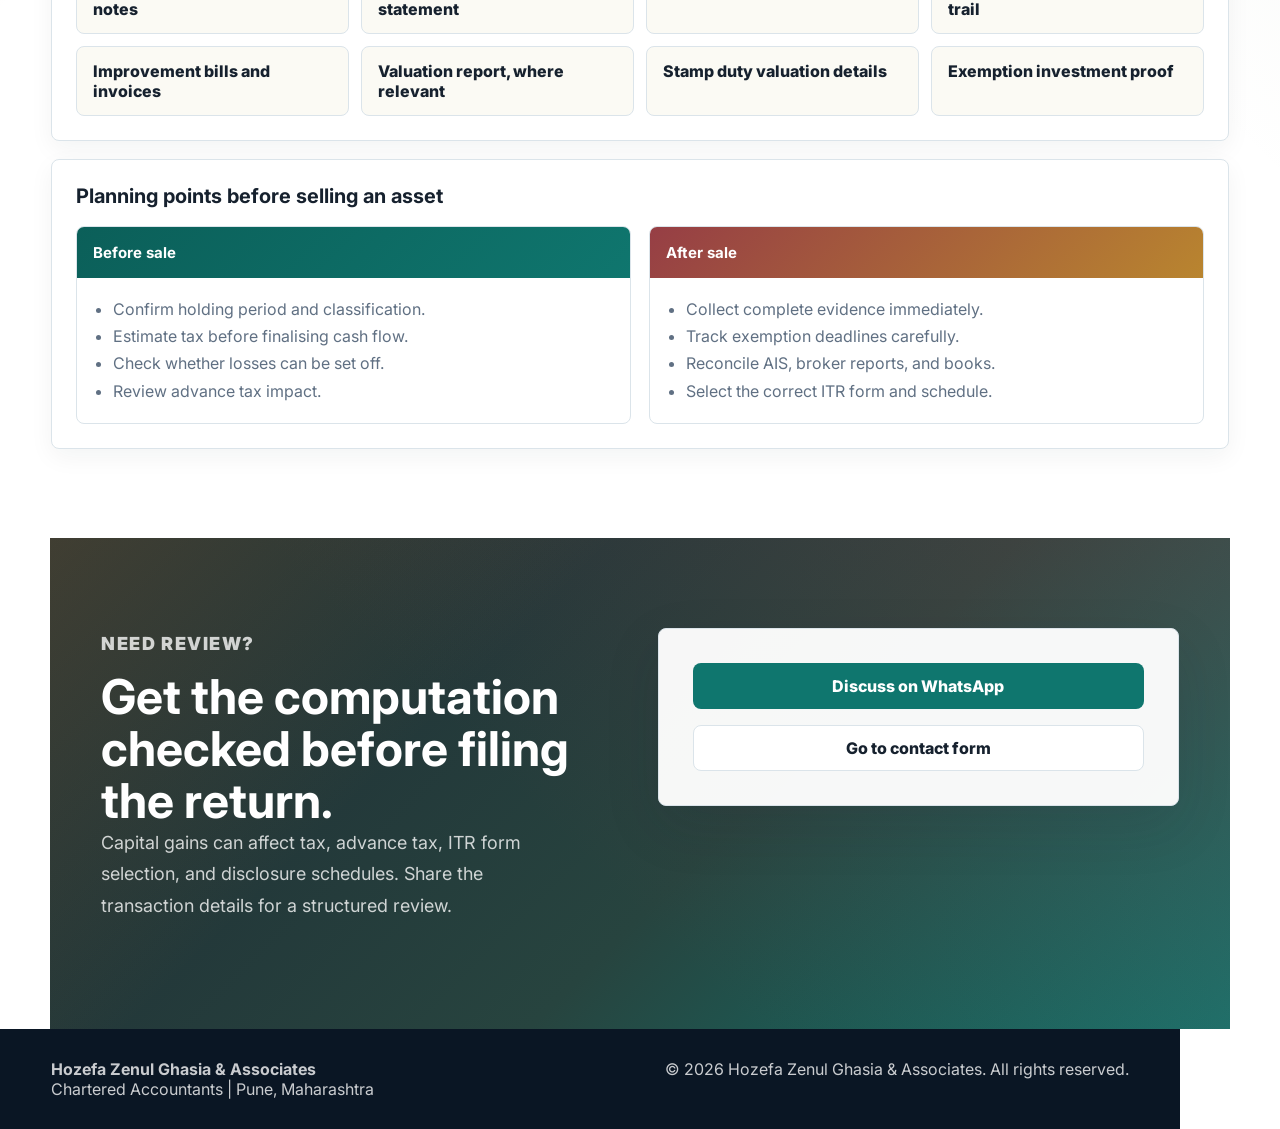
<file: capital-gains.html>
<!doctype html>
<html lang="en">
  <head>
    <meta charset="UTF-8" />
    <meta name="viewport" content="width=device-width, initial-scale=1.0" />
    <meta
      name="description"
      content="Capital gains tax guide for individual assessees covering equity, mutual funds, property, exemptions, records, and practical tax planning points."
    />
    <title>Capital Gains Tax Guide | Hozefa Zenul Ghasia & Associates</title>
    <link rel="preconnect" href="https://fonts.googleapis.com" />
    <link rel="preconnect" href="https://fonts.gstatic.com" crossorigin />
    <link href="https://fonts.googleapis.com/css2?family=Inter:wght@400;500;600;700;800;900&display=swap" rel="stylesheet" />
    <link rel="stylesheet" href="./styles.css" />
  </head>
  <body>
    <header class="site-header">
      <a class="brand" href="./index.html#top" aria-label="Hozefa Zenul Ghasia & Associates home">
        <span class="brand-mark">HZG</span>
        <span class="brand-text">
          <strong>Hozefa Zenul Ghasia & Associates</strong>
          <small>Chartered Accountants</small>
        </span>
      </a>

      <button class="nav-toggle" type="button" aria-label="Open menu" aria-expanded="false">
        <span></span>
        <span></span>
        <span></span>
      </button>

      <nav class="main-nav" aria-label="Primary navigation">
        <a href="./index.html#services">Services</a>
        <a href="./index.html#profile">Profile</a>
        <a href="./index.html#compliance">Compliance</a>
        <a href="./capital-gains.html">Capital Gains</a>
        <a href="./articles.html">Articles</a>
        <a href="./index.html#contact">Contact</a>
      </nav>

      <a class="header-action" href="tel:+919175777046">Call now</a>
    </header>

    <main>
      <section class="page-hero">
        <p class="eyebrow">Individual assessee guide</p>
        <h1>Capital gains tax needs clean records, correct classification, and timely planning.</h1>
        <p class="hero-lede">
          A practical overview for resident individual taxpayers dealing with sale of equity shares,
          mutual funds, immovable property, gold, or other capital assets.
        </p>
      </section>

      <section class="compliance-section">
        <div class="section-heading">
          <p class="eyebrow">Quick view</p>
          <h2>Common capital gains points clients should track.</h2>
          <p class="section-note">Indicative general information as of May 2026. Capital gains tax can vary by asset class, holding period, acquisition date, residency, treaty position, exemptions, and notifications.</p>
        </div>

        <div class="table-stack">
          <article class="info-table-card">
            <h3>Indicative capital gains treatment for individuals</h3>
            <div class="table-scroll">
              <table>
                <thead>
                  <tr>
                    <th>Asset / gain type</th>
                    <th>Typical tax treatment</th>
                    <th>Useful note</th>
                  </tr>
                </thead>
                <tbody>
                  <tr>
                    <td>Listed equity shares / equity-oriented mutual funds - STCG under section 111A</td>
                    <td>Special rate generally applies</td>
                    <td>Check STT condition, date of transfer, and current applicable rate before filing.</td>
                  </tr>
                  <tr>
                    <td>Listed equity shares / equity-oriented mutual funds - LTCG under section 112A</td>
                    <td>Tax applies on gains above the specified annual threshold</td>
                    <td>Schedule 112A details may be required in the ITR for eligible securities.</td>
                  </tr>
                  <tr>
                    <td>Immovable property</td>
                    <td>May be short-term or long-term depending on holding period and law applicable to year</td>
                    <td>Stamp duty value, cost, improvement cost, transfer expenses, and exemption planning matter.</td>
                  </tr>
                  <tr>
                    <td>Gold, jewellery, debt funds, and other assets</td>
                    <td>Treatment depends on asset type, acquisition date, and holding period</td>
                    <td>Maintain purchase bills, sale records, bank trail, and valuation support.</td>
                  </tr>
                  <tr>
                    <td>Inherited or gifted assets</td>
                    <td>Cost and holding period may refer to previous owner rules</td>
                    <td>Document inheritance, gift deed, will, probate, and original acquisition data.</td>
                  </tr>
                </tbody>
              </table>
            </div>
          </article>

          <article class="info-table-card">
            <h3>Documents normally required</h3>
            <div class="check-grid">
              <span>Purchase deed / contract notes</span>
              <span>Sale deed / redemption statement</span>
              <span>Broker capital gain report</span>
              <span>Bank statements for payment trail</span>
              <span>Improvement bills and invoices</span>
              <span>Valuation report, where relevant</span>
              <span>Stamp duty valuation details</span>
              <span>Exemption investment proof</span>
            </div>
          </article>

          <article class="info-table-card">
            <h3>Planning points before selling an asset</h3>
            <div class="regime-columns">
              <div class="regime-panel">
                <h4>Before sale</h4>
                <ul class="clean-list">
                  <li>Confirm holding period and classification.</li>
                  <li>Estimate tax before finalising cash flow.</li>
                  <li>Check whether losses can be set off.</li>
                  <li>Review advance tax impact.</li>
                </ul>
              </div>
              <div class="regime-panel old-regime">
                <h4>After sale</h4>
                <ul class="clean-list">
                  <li>Collect complete evidence immediately.</li>
                  <li>Track exemption deadlines carefully.</li>
                  <li>Reconcile AIS, broker reports, and books.</li>
                  <li>Select the correct ITR form and schedule.</li>
                </ul>
              </div>
            </div>
          </article>
        </div>
      </section>

      <section class="contact-section">
        <div class="contact-copy">
          <p class="eyebrow">Need review?</p>
          <h2>Get the computation checked before filing the return.</h2>
          <p>Capital gains can affect tax, advance tax, ITR form selection, and disclosure schedules. Share the transaction details for a structured review.</p>
        </div>
        <div class="enquiry-form">
          <a class="primary-button" href="https://wa.me/919975583475" target="_blank" rel="noreferrer">Discuss on WhatsApp</a>
          <a class="secondary-button" href="./index.html#contact">Go to contact form</a>
        </div>
      </section>
    </main>

    <footer class="site-footer">
      <div>
        <strong>Hozefa Zenul Ghasia & Associates</strong>
        <span>Chartered Accountants | Pune, Maharashtra</span>
      </div>
      <p>&copy; 2026 Hozefa Zenul Ghasia & Associates. All rights reserved.</p>
    </footer>

    <a class="floating-whatsapp" href="https://wa.me/919975583475" target="_blank" rel="noreferrer" aria-label="Chat on WhatsApp">WA</a>
    <script src="./script.js"></script>
  </body>
</html>
</file>
<file: styles.css>
:root {
  --ink: #16212e;
  --muted: #607083;
  --line: #dbe4ea;
  --paper: #ffffff;
  --soft: #f6f7f2;
  --deep: #1e2a33;
  --navy: #263f4f;
  --teal: #0f766e;
  --teal-dark: #0b5f59;
  --gold: #b9852f;
  --ruby: #963e45;
  --blue: #44768b;
  --sage: #7a8f68;
  --ivory: #fbfaf4;
  --green: #14845d;
  --shadow: 0 20px 55px rgba(22, 33, 46, 0.12);
  --radius: 8px;
  --max: 1180px;
}

* {
  box-sizing: border-box;
}

html {
  scroll-behavior: smooth;
}

body {
  margin: 0;
  color: var(--ink);
  background: var(--paper);
  font-family: Inter, system-ui, -apple-system, BlinkMacSystemFont, "Segoe UI", sans-serif;
}

body.nav-open {
  overflow: hidden;
}

a {
  color: inherit;
  text-decoration: none;
}

button,
input,
select,
textarea {
  font: inherit;
}

.site-header {
  position: sticky;
  top: 0;
  z-index: 50;
  display: grid;
  grid-template-columns: minmax(240px, 1fr) auto auto;
  align-items: center;
  gap: 18px;
  padding: 14px clamp(18px, 4vw, 56px);
  border-bottom: 1px solid rgba(219, 228, 234, 0.9);
  background: rgba(255, 255, 255, 0.94);
  backdrop-filter: blur(18px);
}

.brand {
  display: inline-flex;
  align-items: center;
  min-width: 0;
  gap: 12px;
}

.brand-mark {
  display: grid;
  width: 48px;
  height: 48px;
  place-items: center;
  flex: 0 0 auto;
  border-radius: var(--radius);
  color: #fff;
  background: linear-gradient(135deg, var(--deep), var(--teal) 62%, var(--gold));
  font-size: 13px;
  font-weight: 900;
  letter-spacing: 0.06em;
}

.brand-text {
  min-width: 0;
}

.brand strong,
.brand small {
  display: block;
}

.brand strong {
  overflow: hidden;
  font-size: 15px;
  line-height: 1.25;
  text-overflow: ellipsis;
  white-space: nowrap;
}

.brand small {
  margin-top: 2px;
  color: var(--muted);
  font-size: 12px;
  font-weight: 700;
}

.main-nav {
  display: flex;
  align-items: center;
  gap: 16px;
  color: #405164;
  font-size: 13px;
  font-weight: 700;
}

.main-nav a {
  position: relative;
  padding: 8px 0;
}

.main-nav a::after {
  content: "";
  position: absolute;
  right: 0;
  bottom: 3px;
  left: 0;
  height: 2px;
  transform: scaleX(0);
  transform-origin: left;
  background: var(--teal);
  transition: transform 180ms ease;
}

.main-nav a:hover,
.contact-details a:hover {
  color: var(--teal);
}

.main-nav a:hover::after {
  transform: scaleX(1);
}

.nav-toggle {
  display: none;
  width: 44px;
  height: 44px;
  place-items: center;
  border: 1px solid var(--line);
  border-radius: var(--radius);
  background: #fff;
  cursor: pointer;
}

.nav-toggle span {
  display: block;
  width: 19px;
  height: 2px;
  margin: 3px auto;
  border-radius: 999px;
  background: var(--ink);
}

.header-action,
.primary-button,
.secondary-button {
  display: inline-flex;
  align-items: center;
  justify-content: center;
  min-height: 44px;
  border-radius: var(--radius);
  font-weight: 800;
}

.header-action {
  padding: 10px 16px;
  color: #fff;
  background: var(--deep);
}

.header-action:hover {
  background: var(--teal-dark);
}

.hero-section {
  display: grid;
  grid-template-columns: minmax(0, 1.04fr) minmax(360px, 0.96fr);
  gap: clamp(34px, 5vw, 80px);
  align-items: center;
  min-height: calc(100vh - 77px);
  padding: clamp(54px, 7vw, 92px) clamp(18px, 4vw, 56px) clamp(44px, 6vw, 82px);
  background:
    linear-gradient(120deg, rgba(15, 118, 110, 0.1), transparent 34%),
    linear-gradient(135deg, rgba(185, 133, 47, 0.18), transparent 55%),
    linear-gradient(225deg, rgba(150, 62, 69, 0.08), transparent 44%),
    linear-gradient(180deg, #fff 0%, var(--ivory) 100%);
}

.page-hero {
  padding: clamp(70px, 9vw, 116px) clamp(18px, 4vw, 56px);
  background:
    linear-gradient(135deg, rgba(185, 133, 47, 0.18), transparent 44%),
    linear-gradient(225deg, rgba(15, 118, 110, 0.12), transparent 42%),
    var(--ivory);
}

.page-hero h1,
.page-hero .hero-lede {
  width: min(100%, var(--max));
}

.hero-copy,
.section-heading,
.intro-copy,
.credibility-section,
.service-grid,
.why-grid,
.industry-list,
.process-grid,
.profile-layout,
.expertise-strip,
.table-stack,
.source-links,
.faq-list,
.contact-section,
.site-footer {
  width: min(100%, var(--max));
}

.hero-copy {
  margin-left: auto;
}

.eyebrow {
  margin: 0 0 12px;
  color: var(--teal);
  font-size: 12px;
  font-weight: 900;
  letter-spacing: 0.08em;
  text-transform: uppercase;
}

h1,
h2,
h3,
p {
  margin-top: 0;
}

h1 {
  max-width: 860px;
  margin-bottom: 22px;
  font-size: clamp(40px, 5vw, 64px);
  line-height: 1;
}

h2 {
  margin-bottom: 0;
  font-size: clamp(30px, 4vw, 48px);
  line-height: 1.08;
}

h3 {
  margin-bottom: 10px;
  font-size: 20px;
}

.hero-lede {
  max-width: 720px;
  color: #45576b;
  font-size: clamp(17px, 2vw, 20px);
  line-height: 1.7;
}

.hero-actions {
  display: flex;
  flex-wrap: wrap;
  gap: 12px;
  margin: 34px 0;
}

.primary-button {
  border: 0;
  padding: 13px 19px;
  color: #fff;
  background: var(--teal);
  cursor: pointer;
}

.primary-button:hover {
  background: var(--teal-dark);
}

.secondary-button {
  padding: 12px 18px;
  border: 1px solid var(--line);
  background: #fff;
}

.secondary-button:hover {
  border-color: var(--teal);
  color: var(--teal);
}

.trust-strip {
  display: grid;
  grid-template-columns: repeat(3, minmax(0, 1fr));
  gap: 1px;
  max-width: 760px;
  overflow: hidden;
  margin: 28px 0 0;
  border: 1px solid var(--line);
  border-radius: var(--radius);
  background: var(--line);
}

.trust-strip div {
  padding: 18px;
  background: rgba(255, 255, 255, 0.88);
}

.trust-strip dt {
  margin-bottom: 6px;
  color: var(--muted);
  font-size: 12px;
  font-weight: 800;
  text-transform: uppercase;
}

.trust-strip dd {
  margin: 0;
  font-weight: 900;
}

.hero-visual {
  position: relative;
  min-height: 560px;
  overflow: hidden;
  border: 1px solid rgba(219, 228, 234, 0.96);
  border-radius: var(--radius);
  background:
    linear-gradient(135deg, rgba(30, 42, 51, 0.18), transparent 42%),
    linear-gradient(150deg, rgba(185, 133, 47, 0.18), transparent 58%),
    linear-gradient(150deg, #fff9ec 0%, #edf4ef 100%);
  box-shadow: var(--shadow);
}

.hero-visual::before {
  content: "";
  position: absolute;
  inset: auto 0 0;
  height: 42%;
  background:
    linear-gradient(90deg, rgba(16, 40, 61, 0.13) 1px, transparent 1px) 0 0 / 44px 44px,
    linear-gradient(180deg, rgba(255, 255, 255, 0.5), rgba(255, 255, 255, 0));
}

.dashboard-card,
.seal-card {
  position: absolute;
  z-index: 2;
  border: 1px solid rgba(255, 255, 255, 0.72);
  border-radius: var(--radius);
  box-shadow: 0 24px 50px rgba(22, 33, 46, 0.17);
}

.main-dashboard {
  top: 42px;
  left: 34px;
  right: 34px;
  display: grid;
  gap: 34px;
  padding: 28px;
  background: rgba(255, 255, 255, 0.92);
}

.main-dashboard strong,
.tax-card strong,
.audit-card strong,
.seal-card strong {
  display: block;
}

.main-dashboard strong {
  margin-top: 12px;
  font-size: clamp(28px, 4vw, 40px);
  line-height: 1.08;
}

.status-pill {
  display: inline-flex;
  padding: 8px 12px;
  border-radius: 999px;
  color: var(--teal-dark);
  background: rgba(15, 118, 110, 0.12);
  font-size: 12px;
  font-weight: 900;
  text-transform: uppercase;
}

.chart-bars {
  display: grid;
  grid-template-columns: repeat(5, 1fr);
  align-items: end;
  gap: 10px;
  height: 126px;
  padding-top: 10px;
  border-top: 1px solid var(--line);
}

.chart-bars span {
  display: block;
  border-radius: 7px 7px 0 0;
  background: linear-gradient(180deg, var(--teal), var(--deep));
}

.chart-bars span:nth-child(1) {
  height: 48%;
}

.chart-bars span:nth-child(2) {
  height: 68%;
  background: linear-gradient(180deg, var(--gold), #8f6424);
}

.chart-bars span:nth-child(3) {
  height: 84%;
}

.chart-bars span:nth-child(4) {
  height: 58%;
  background: linear-gradient(180deg, var(--ruby), #6f2f35);
}

.chart-bars span:nth-child(5) {
  height: 94%;
}

.tax-card {
  left: 34px;
  bottom: 30px;
  width: min(46%, 270px);
  padding: 22px;
  background: #fff;
}

.tax-card small,
.audit-card small {
  color: var(--muted);
  font-weight: 900;
  text-transform: uppercase;
}

.tax-card strong {
  margin: 8px 0 18px;
  font-size: 20px;
}

.progress-track {
  display: block;
  overflow: hidden;
  height: 10px;
  border-radius: 999px;
  background: #e5edf2;
}

.progress-track span {
  display: block;
  width: 72%;
  height: 100%;
  border-radius: inherit;
  background: var(--teal);
}

.audit-card {
  right: 30px;
  bottom: 30px;
  width: min(52%, 310px);
  padding: 24px;
  color: #fff;
  background: linear-gradient(135deg, var(--deep), var(--teal));
}

.audit-card small {
  color: rgba(255, 255, 255, 0.7);
}

.audit-card strong {
  margin-top: 8px;
  font-size: 23px;
}

.audit-card p {
  margin: 14px 0 0;
  color: rgba(255, 255, 255, 0.78);
  line-height: 1.6;
}

.seal-card {
  right: 38px;
  top: 194px;
  display: grid;
  grid-template-columns: 58px 1fr;
  align-items: center;
  gap: 14px;
  width: min(70%, 360px);
  padding: 18px;
  background: rgba(255, 255, 255, 0.9);
}

.seal-card span {
  display: grid;
  width: 58px;
  height: 58px;
  place-items: center;
  border-radius: 50%;
  color: #fff;
  background: var(--gold);
  font-weight: 900;
}

.seal-card strong {
  font-size: 15px;
  line-height: 1.45;
}

.credibility-section,
.intro-section,
.profile-section,
.services-section,
.why-section,
.industries-section,
.process-section,
.compliance-section,
.quick-pages-section,
.faq-section,
.contact-section {
  padding: clamp(58px, 7vw, 96px) clamp(18px, 4vw, 56px);
}

.credibility-section {
  display: grid;
  grid-template-columns: repeat(3, minmax(0, 1fr));
  gap: 1px;
  margin: 0 auto;
  padding-top: 0;
  padding-bottom: 0;
  background: var(--line);
}

.credibility-section article {
  padding: 28px;
  background: #fff;
}

.credibility-section strong {
  display: block;
  margin-bottom: 10px;
  font-size: 18px;
}

.credibility-section span {
  color: var(--muted);
  line-height: 1.6;
}

.intro-section {
  display: grid;
  grid-template-columns: 0.74fr 1fr;
  gap: clamp(28px, 6vw, 88px);
  border-top: 1px solid var(--line);
  border-bottom: 1px solid var(--line);
}

.intro-copy p,
.contact-copy > p {
  color: #45576b;
  font-size: 18px;
  line-height: 1.75;
}

.intro-copy p:last-child {
  margin-bottom: 0;
}

.profile-section {
  background:
    linear-gradient(135deg, rgba(185, 133, 47, 0.11), transparent 34%),
    linear-gradient(225deg, rgba(15, 118, 110, 0.09), transparent 42%),
    #fff;
}

.profile-layout {
  display: grid;
  grid-template-columns: 0.78fr 1.22fr;
  gap: 18px;
  margin: 36px auto 0;
}

.profile-card,
.experience-timeline article {
  border: 1px solid var(--line);
  border-radius: var(--radius);
  background: #fff;
  box-shadow: 0 8px 24px rgba(22, 33, 46, 0.05);
}

.profile-card {
  align-self: stretch;
  padding: 28px;
  background: linear-gradient(135deg, var(--deep), var(--teal));
  color: #fff;
}

.profile-initials {
  display: grid;
  width: 66px;
  height: 66px;
  place-items: center;
  margin-bottom: 28px;
  border-radius: 50%;
  background: var(--gold);
  font-weight: 900;
}

.profile-card h3 {
  font-size: 26px;
}

.profile-card p {
  color: rgba(255, 255, 255, 0.8);
  line-height: 1.75;
}

.experience-timeline {
  display: grid;
  grid-template-columns: repeat(2, minmax(0, 1fr));
  gap: 18px;
}

.experience-timeline article {
  padding: 24px;
}

.experience-timeline span {
  display: block;
  margin-bottom: 18px;
  color: var(--teal);
  font-size: 12px;
  font-weight: 900;
  letter-spacing: 0.08em;
  text-transform: uppercase;
}

.experience-timeline p {
  margin-bottom: 0;
  color: var(--muted);
  line-height: 1.65;
}

.expertise-strip {
  display: grid;
  grid-template-columns: repeat(6, minmax(0, 1fr));
  gap: 1px;
  overflow: hidden;
  margin: 18px auto 0;
  border: 1px solid var(--line);
  border-radius: var(--radius);
  background: var(--line);
}

.expertise-strip span {
  padding: 16px;
  background: #fff;
  color: var(--deep);
  font-weight: 900;
  text-align: center;
}

.services-section {
  background:
    linear-gradient(135deg, rgba(122, 143, 104, 0.12), transparent 34%),
    linear-gradient(225deg, rgba(185, 133, 47, 0.12), transparent 38%),
    #f5f7fa;
}

.service-grid {
  display: grid;
  grid-template-columns: repeat(3, minmax(0, 1fr));
  gap: 18px;
  margin: 36px auto 0;
}

.section-heading {
  max-width: 790px;
}

.service-card {
  position: relative;
  overflow: hidden;
  min-height: 294px;
  padding: 24px;
  border: 1px solid var(--line);
  border-radius: var(--radius);
  background: #fff;
  box-shadow: 0 8px 24px rgba(22, 33, 46, 0.05);
}

.service-card::after {
  content: "";
  position: absolute;
  right: -34px;
  bottom: -44px;
  width: 136px;
  height: 136px;
  border-radius: 50%;
  background: rgba(255, 255, 255, 0.46);
}

.service-card p,
.process-grid p,
.why-grid p,
.faq-list p {
  color: var(--muted);
  line-height: 1.65;
}

.service-card:nth-child(1) {
  border-color: rgba(40, 120, 168, 0.25);
  background: linear-gradient(180deg, #fff, #eaf5fb);
}

.service-card:nth-child(2) {
  border-color: rgba(15, 118, 110, 0.25);
  background: linear-gradient(180deg, #fff, #e7f6f3);
}

.service-card:nth-child(3) {
  border-color: rgba(185, 133, 47, 0.3);
  background: linear-gradient(180deg, #fff, #fff4df);
}

.service-card:nth-child(4) {
  border-color: rgba(150, 62, 69, 0.23);
  background: linear-gradient(180deg, #fff, #faecee);
}

.service-card:nth-child(5) {
  border-color: rgba(82, 81, 145, 0.22);
  background: linear-gradient(180deg, #fff, #eeeff9);
}

.accent-card {
  color: #fff;
  border-color: transparent;
  background: linear-gradient(135deg, var(--deep), var(--teal) 58%, var(--gold));
}

.accent-card p {
  color: rgba(255, 255, 255, 0.82);
}

.service-icon {
  position: relative;
  display: block;
  width: 44px;
  height: 44px;
  margin-bottom: 22px;
  border-radius: var(--radius);
  background: rgba(15, 118, 110, 0.13);
}

.service-icon::before,
.service-icon::after {
  content: "";
  position: absolute;
  border-radius: 999px;
  background: currentColor;
}

.service-icon::before {
  left: 11px;
  right: 11px;
  top: 14px;
  height: 3px;
}

.service-icon::after {
  left: 11px;
  right: 16px;
  top: 24px;
  height: 3px;
}

.tax-icon {
  color: var(--ruby);
}

.gst-icon {
  color: var(--teal);
}

.audit-icon {
  color: var(--gold);
}

.accounts-icon {
  color: var(--ruby);
}

.company-icon {
  color: #525191;
}

.advisory-icon {
  color: #fff;
  background: rgba(255, 255, 255, 0.18);
}

.why-section {
  background: #fff;
}

.why-grid {
  display: grid;
  grid-template-columns: repeat(4, minmax(0, 1fr));
  gap: 1px;
  margin: 36px auto 0;
  border: 1px solid var(--line);
  border-radius: var(--radius);
  background: var(--line);
  overflow: hidden;
}

.why-grid article {
  padding: 24px;
  background: #fff;
}

.why-grid span {
  display: block;
  margin-bottom: 28px;
  color: var(--teal);
  font-weight: 900;
}

.industries-section {
  background:
    linear-gradient(135deg, rgba(15, 118, 110, 0.09), transparent 38%),
    linear-gradient(225deg, rgba(185, 133, 47, 0.11), transparent 42%),
    var(--soft);
}

.industry-list {
  display: grid;
  grid-template-columns: repeat(4, minmax(0, 1fr));
  gap: 12px;
  margin: 34px auto 0;
}

.industry-list span {
  padding: 16px 18px;
  border: 1px solid var(--line);
  border-radius: var(--radius);
  background: #fff;
  font-weight: 800;
}

.process-section {
  color: #fff;
  background:
    linear-gradient(135deg, rgba(185, 133, 47, 0.18), transparent 38%),
    linear-gradient(225deg, rgba(15, 118, 110, 0.3), transparent 58%),
    #102337;
}

.process-section .eyebrow {
  color: #8ddbd4;
}

.process-grid {
  display: grid;
  grid-template-columns: repeat(4, minmax(0, 1fr));
  gap: 18px;
  margin: 36px auto 0;
}

.process-grid article {
  padding: 24px;
  border: 1px solid rgba(255, 255, 255, 0.16);
  border-radius: var(--radius);
  background: rgba(255, 255, 255, 0.04);
}

.process-grid span {
  display: block;
  margin-bottom: 34px;
  color: #8ddbd4;
  font-weight: 900;
}

.process-grid p {
  color: rgba(255, 255, 255, 0.72);
}

.compliance-section {
  background:
    linear-gradient(135deg, rgba(185, 133, 47, 0.1), transparent 34%),
    linear-gradient(225deg, rgba(122, 143, 104, 0.12), transparent 40%),
    #fff;
}

.section-note {
  max-width: 820px;
  margin: 16px 0 0;
  color: var(--muted);
  font-size: 16px;
  line-height: 1.7;
}

.table-stack {
  display: grid;
  gap: 18px;
  margin: 36px auto 0;
}

.portal-links {
  display: grid;
  grid-template-columns: repeat(4, minmax(0, 1fr));
  gap: 14px;
  width: min(100%, var(--max));
  margin: 34px auto 0;
}

.regime-columns {
  display: grid;
  grid-template-columns: repeat(2, minmax(0, 1fr));
  gap: 18px;
  margin-top: 18px;
}

.regime-panel {
  overflow: hidden;
  border: 1px solid var(--line);
  border-radius: var(--radius);
  background: #fff;
}

.regime-panel h4 {
  margin: 0;
  padding: 16px;
  color: #fff;
  background: linear-gradient(135deg, var(--teal-dark), var(--teal));
  font-size: 15px;
}

.regime-panel.old-regime h4 {
  background: linear-gradient(135deg, var(--ruby), var(--gold));
}

.compact-table {
  min-width: 0;
}

.compact-table th {
  color: var(--ink);
  background: #f4f7f8;
}

.clean-list {
  margin: 0;
  padding: 18px 20px 18px 36px;
  color: var(--muted);
  line-height: 1.7;
}

.check-grid {
  display: grid;
  grid-template-columns: repeat(4, minmax(0, 1fr));
  gap: 12px;
  margin-top: 18px;
}

.check-grid span {
  padding: 14px 16px;
  border: 1px solid var(--line);
  border-radius: var(--radius);
  background: var(--ivory);
  font-weight: 800;
}

.article-grid {
  display: grid;
  grid-template-columns: repeat(3, minmax(0, 1fr));
  gap: 18px;
  width: min(100%, var(--max));
  margin: 36px auto 0;
}

.article-card {
  min-height: 260px;
  padding: 24px;
  border: 1px solid var(--line);
  border-radius: var(--radius);
  background: #fff;
  box-shadow: 0 8px 24px rgba(22, 33, 46, 0.05);
}

.article-card span {
  display: inline-flex;
  margin-bottom: 22px;
  padding: 7px 10px;
  border-radius: 999px;
  color: var(--teal-dark);
  background: rgba(15, 118, 110, 0.11);
  font-size: 12px;
  font-weight: 900;
  text-transform: uppercase;
}

.article-card p {
  color: var(--muted);
  line-height: 1.65;
}

.article-card a {
  color: var(--teal);
  font-weight: 900;
}

.article-form {
  width: min(100%, 880px);
  margin: 34px auto 0;
}

.quick-pages-section {
  background:
    linear-gradient(135deg, rgba(15, 118, 110, 0.09), transparent 34%),
    linear-gradient(225deg, rgba(185, 133, 47, 0.12), transparent 40%),
    var(--ivory);
}

.quick-page-grid {
  display: grid;
  grid-template-columns: repeat(2, minmax(0, 1fr));
  gap: 18px;
  width: min(100%, var(--max));
  margin: 34px auto 0;
}

.quick-page-card {
  padding: 28px;
  border: 1px solid var(--line);
  border-radius: var(--radius);
  background: rgba(255, 255, 255, 0.94);
  box-shadow: 0 12px 30px rgba(22, 33, 46, 0.07);
}

.quick-page-card span,
.saved-article-card span {
  display: inline-flex;
  margin-bottom: 18px;
  padding: 7px 10px;
  border-radius: 999px;
  color: var(--teal-dark);
  background: rgba(15, 118, 110, 0.11);
  font-size: 12px;
  font-weight: 900;
  text-transform: uppercase;
}

.quick-page-card p,
.saved-article-card p,
.empty-articles p {
  color: var(--muted);
  line-height: 1.65;
}

.quick-page-card .secondary-button {
  width: max-content;
  margin-top: 12px;
}

.article-actions {
  display: flex;
  flex-wrap: wrap;
  gap: 12px;
  width: min(100%, 880px);
  margin: 16px auto 0;
}

.danger-button {
  color: var(--ruby);
}

.saved-articles {
  display: grid;
  gap: 18px;
  width: min(100%, var(--max));
  margin: 34px auto 0;
}

.saved-article-card,
.empty-articles {
  padding: 24px;
  border: 1px solid var(--line);
  border-radius: var(--radius);
  background: #fff;
  box-shadow: 0 8px 24px rgba(22, 33, 46, 0.05);
}

.saved-article-card small {
  display: block;
  margin-bottom: 12px;
  color: var(--muted);
  font-weight: 800;
}

.saved-article-card summary {
  cursor: pointer;
  color: var(--teal);
  font-weight: 900;
}

.article-delete {
  margin-top: 14px;
  border: 1px solid var(--line);
  border-radius: var(--radius);
  padding: 10px 14px;
  color: var(--ruby);
  background: #fff;
  font-weight: 900;
  cursor: pointer;
}

.portal-links a {
  position: relative;
  min-height: 154px;
  overflow: hidden;
  padding: 20px;
  border: 1px solid rgba(219, 228, 234, 0.95);
  border-radius: var(--radius);
  background: rgba(255, 255, 255, 0.92);
  box-shadow: 0 10px 28px rgba(22, 33, 46, 0.06);
  transition: transform 180ms ease, border-color 180ms ease, box-shadow 180ms ease;
}

.portal-links a::after {
  content: "";
  position: absolute;
  right: -34px;
  bottom: -44px;
  width: 116px;
  height: 116px;
  border-radius: 50%;
  background: rgba(185, 133, 47, 0.13);
}

.portal-links a:nth-child(2n)::after {
  background: rgba(15, 118, 110, 0.12);
}

.portal-links a:nth-child(3n)::after {
  background: rgba(150, 62, 69, 0.11);
}

.portal-links a:hover {
  transform: translateY(-3px);
  border-color: rgba(15, 118, 110, 0.42);
  box-shadow: 0 18px 38px rgba(22, 33, 46, 0.12);
}

.portal-links span,
.portal-links strong,
.portal-links small {
  position: relative;
  z-index: 1;
  display: block;
}

.portal-links span {
  width: max-content;
  margin-bottom: 18px;
  padding: 7px 10px;
  border-radius: 999px;
  color: var(--teal-dark);
  background: rgba(15, 118, 110, 0.11);
  font-size: 12px;
  font-weight: 900;
  text-transform: uppercase;
}

.portal-links strong {
  margin-bottom: 8px;
  font-size: 20px;
}

.portal-links small {
  color: var(--muted);
  font-size: 13px;
  font-weight: 700;
  line-height: 1.5;
}

.info-table-card {
  padding: 24px;
  border: 1px solid var(--line);
  border-radius: var(--radius);
  background: #fff;
  box-shadow: 0 8px 24px rgba(22, 33, 46, 0.05);
}

.table-scroll {
  overflow-x: auto;
  margin-top: 18px;
  border: 1px solid var(--line);
  border-radius: var(--radius);
}

table {
  width: 100%;
  min-width: 760px;
  border-collapse: collapse;
  font-size: 14px;
}

th,
td {
  padding: 14px 16px;
  border-bottom: 1px solid var(--line);
  text-align: left;
  vertical-align: top;
}

th {
  color: #fff;
  background: linear-gradient(135deg, var(--deep), var(--teal-dark));
  font-size: 12px;
  font-weight: 900;
  letter-spacing: 0.06em;
  text-transform: uppercase;
}

tbody tr:nth-child(even) {
  background: #f7fafb;
}

tbody tr:last-child td {
  border-bottom: 0;
}

.table-note {
  margin: 14px 0 0;
  color: var(--muted);
  font-size: 14px;
  line-height: 1.6;
}

.source-links {
  display: flex;
  flex-wrap: wrap;
  gap: 10px;
  margin: 18px auto 0;
  color: var(--muted);
  font-size: 14px;
  font-weight: 800;
}

.source-links span {
  color: var(--ink);
}

.source-links a {
  color: var(--teal);
}

.source-links a:hover {
  color: var(--teal-dark);
}

.faq-section {
  background: var(--soft);
}

.faq-list {
  display: grid;
  gap: 12px;
  margin: 34px auto 0;
}

.faq-list details {
  border: 1px solid var(--line);
  border-radius: var(--radius);
  background: #fff;
}

.faq-list summary {
  padding: 18px 20px;
  cursor: pointer;
  font-weight: 900;
}

.faq-list p {
  margin: 0;
  padding: 0 20px 20px;
}

.contact-section {
  display: grid;
  grid-template-columns: 0.92fr 1fr;
  gap: clamp(30px, 6vw, 86px);
  align-items: start;
  margin: 0 auto;
  color: #fff;
  background:
    linear-gradient(135deg, rgba(185, 133, 47, 0.22), transparent 34%),
    linear-gradient(225deg, rgba(150, 62, 69, 0.26), transparent 58%),
    linear-gradient(135deg, #1e2a33 0%, #27443f 58%, #0f766e 100%);
}

.contact-section .eyebrow {
  color: #9de8df;
}

.contact-section .contact-copy > p {
  color: rgba(255, 255, 255, 0.78);
}

.contact-details {
  display: grid;
  gap: 14px;
  margin-top: 30px;
  font-style: normal;
  font-weight: 800;
}

.contact-details a,
.contact-details span {
  display: inline-flex;
  align-items: center;
  gap: 12px;
}

.enquiry-form {
  display: grid;
  gap: 16px;
  padding: clamp(20px, 4vw, 34px);
  border: 1px solid var(--line);
  border-radius: var(--radius);
  color: var(--ink);
  background: rgba(255, 255, 255, 0.96);
  box-shadow: var(--shadow);
}

.enquiry-form label {
  display: grid;
  gap: 8px;
  color: #2d3d4e;
  font-size: 14px;
  font-weight: 900;
}

.enquiry-form input,
.enquiry-form select,
.enquiry-form textarea {
  width: 100%;
  border: 1px solid #cbd6e1;
  border-radius: var(--radius);
  padding: 13px 14px;
  color: var(--ink);
  background: #fff;
}

.enquiry-form textarea {
  resize: vertical;
}

.enquiry-form input:focus,
.enquiry-form select:focus,
.enquiry-form textarea:focus {
  outline: 3px solid rgba(15, 118, 110, 0.16);
  border-color: var(--teal);
}

.form-note {
  min-height: 20px;
  margin: 0;
  color: var(--green);
  font-size: 14px;
  font-weight: 800;
}

.site-footer {
  display: flex;
  justify-content: space-between;
  gap: 24px;
  padding: 30px clamp(18px, 4vw, 56px);
  color: rgba(255, 255, 255, 0.78);
  background: #0a1624;
}

.site-footer strong,
.site-footer span {
  display: block;
}

.site-footer p {
  margin: 0;
}

.floating-whatsapp {
  position: fixed;
  right: 22px;
  bottom: 22px;
  z-index: 30;
  display: grid;
  width: 58px;
  height: 58px;
  place-items: center;
  border-radius: 50%;
  color: #fff;
  background: #18a957;
  box-shadow: 0 14px 34px rgba(24, 169, 87, 0.35);
  font-weight: 900;
}

@media (max-width: 1080px) {
  .site-header {
    grid-template-columns: 1fr auto auto;
  }

  .hero-section,
  .intro-section,
  .profile-layout,
  .contact-section {
    grid-template-columns: 1fr;
  }

  .hero-copy {
    margin-left: 0;
  }

  .hero-section {
    min-height: auto;
  }

  .service-grid,
  .why-grid,
  .industry-list,
  .process-grid,
  .experience-timeline,
  .expertise-strip,
  .portal-links,
  .article-grid,
  .check-grid,
  .quick-page-grid {
    grid-template-columns: repeat(2, minmax(0, 1fr));
  }
}

@media (max-width: 820px) {
  .site-header {
    grid-template-columns: 1fr auto;
  }

  .header-action {
    display: none;
  }

  .nav-toggle {
    display: block;
  }

  .main-nav {
    position: fixed;
    top: 77px;
    right: 16px;
    left: 16px;
    display: none;
    flex-direction: column;
    align-items: stretch;
    gap: 2px;
    padding: 12px;
    border: 1px solid var(--line);
    border-radius: var(--radius);
    background: #fff;
    box-shadow: var(--shadow);
  }

  .nav-open .main-nav {
    display: flex;
  }

  .main-nav a {
    padding: 13px 12px;
  }

  .main-nav a::after {
    display: none;
  }
}

@media (max-width: 680px) {
  .site-header {
    gap: 12px;
  }

  .brand strong {
    max-width: 210px;
    font-size: 13px;
  }

  h1 {
    font-size: clamp(36px, 11vw, 46px);
  }

  .hero-actions,
  .primary-button,
  .secondary-button {
    width: 100%;
  }

  .trust-strip,
  .credibility-section,
  .service-grid,
  .why-grid,
  .industry-list,
  .process-grid,
  .experience-timeline,
  .expertise-strip,
  .portal-links,
  .regime-columns,
  .article-grid,
  .check-grid,
  .quick-page-grid {
    grid-template-columns: 1fr;
  }

  .quick-page-card .secondary-button {
    width: 100%;
  }

  .portal-links a {
    min-height: 128px;
  }

  .hero-visual {
    min-height: 500px;
  }

  .main-dashboard {
    left: 18px;
    right: 18px;
    top: 24px;
    padding: 22px;
  }

  .chart-bars {
    height: 92px;
  }

  .seal-card {
    top: 270px;
    right: 18px;
    left: 18px;
    width: auto;
  }

  .tax-card {
    left: 18px;
    bottom: 24px;
    width: calc(50% - 24px);
    padding: 18px;
  }

  .audit-card {
    right: 18px;
    bottom: 24px;
    width: calc(50% - 24px);
    padding: 18px;
  }

  .audit-card strong,
  .tax-card strong {
    font-size: 17px;
  }

  .audit-card p {
    display: none;
  }

  .site-footer {
    display: grid;
  }
}

@media (max-width: 460px) {
  .brand-mark {
    width: 42px;
    height: 42px;
  }

  .brand strong {
    max-width: 170px;
  }

  .hero-visual {
    min-height: 560px;
  }

  .tax-card,
  .audit-card {
    left: 18px;
    right: 18px;
    width: auto;
  }

  .audit-card {
    bottom: 24px;
  }

  .tax-card {
    bottom: 184px;
  }
}
</file>
